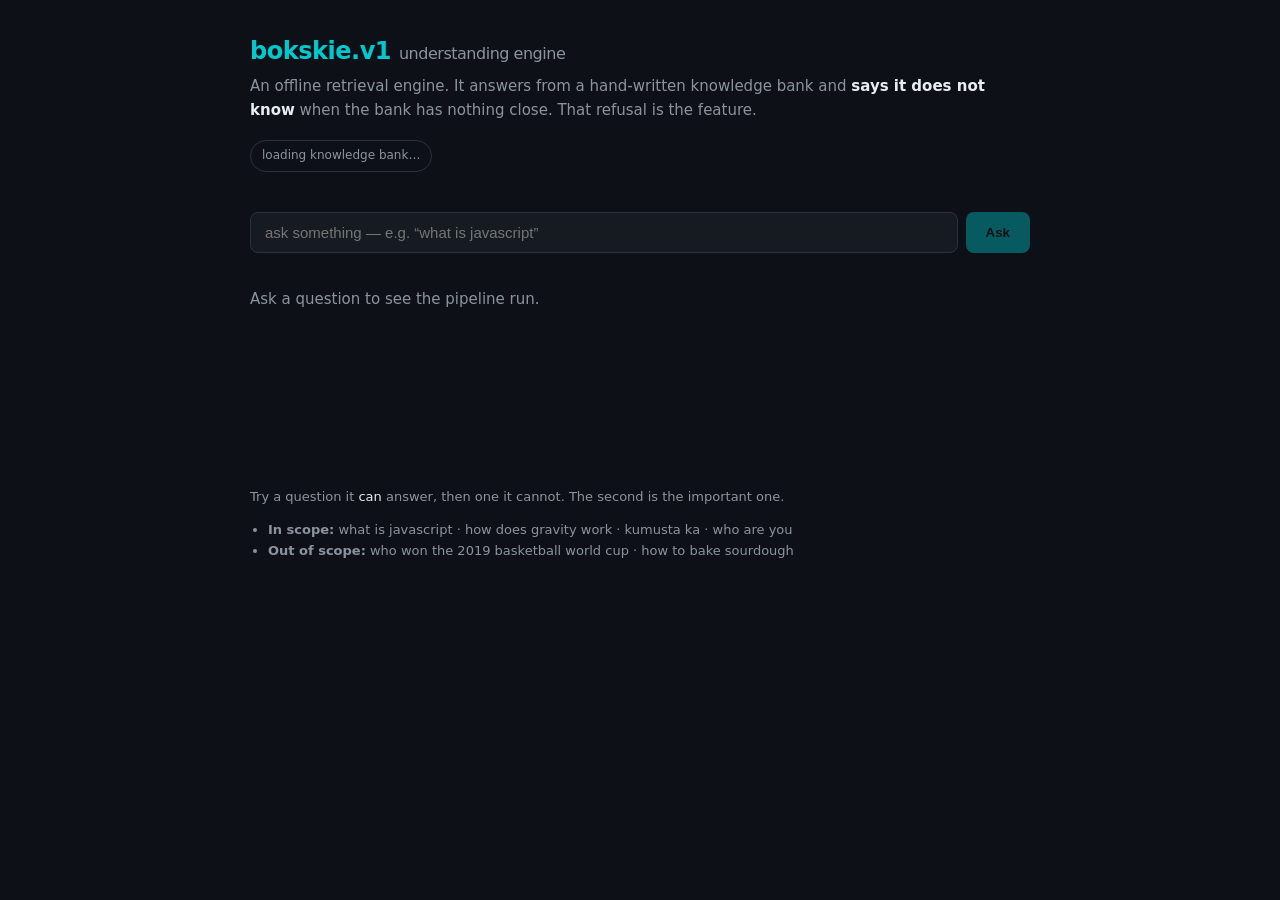
<file: bokskie-v1/app/index.html>
<!DOCTYPE html>
<html lang="en">
<head>
<meta charset="utf-8">
<meta name="viewport" content="width=device-width, initial-scale=1">
<title>bokskie.v1 · understanding engine</title>
<link rel="stylesheet" href="style.css">
</head>
<body>

<header>
  <h1>bokskie.v1 <span>understanding engine</span></h1>
  <p class="sub">
    An offline retrieval engine. It answers from a hand-written knowledge bank
    and <strong>says it does not know</strong> when the bank has nothing close.
    That refusal is the feature.
  </p>
  <div id="status" class="status">loading knowledge bank…</div>
</header>

<main>
  <div class="stats" id="stats"></div>

  <form id="form" autocomplete="off">
    <input id="q" placeholder="ask something — e.g. “what is javascript”" disabled>
    <button id="go" disabled>Ask</button>
  </form>

  <div class="chips" id="chips"></div>

  <section id="out" class="out">
    <p class="empty">Ask a question to see the pipeline run.</p>
  </section>
</main>

<footer>
  <p>
    Try a question it <em>can</em> answer, then one it cannot.
    The second is the important one.
  </p>
  <ul>
    <li><b>In scope:</b> what is javascript · how does gravity work · kumusta ka · who are you</li>
    <li><b>Out of scope:</b> who won the 2019 basketball world cup · how to bake sourdough</li>
  </ul>
</footer>

<!-- Plain script tags, in dependency order. No bundler, no build step. -->
<script src="../engine/tokenizer.js"></script>
<script src="../engine/synonyms.js"></script>
<script src="../engine/similarity.js"></script>
<script src="../engine/intent.js"></script>
<script src="../engine/context.js"></script>
<script src="../engine/kb.js"></script>
<script src="../engine/generator.js"></script>
<script src="../engine/index.js"></script>
<script src="app.js"></script>
</body>
</html>
</file>
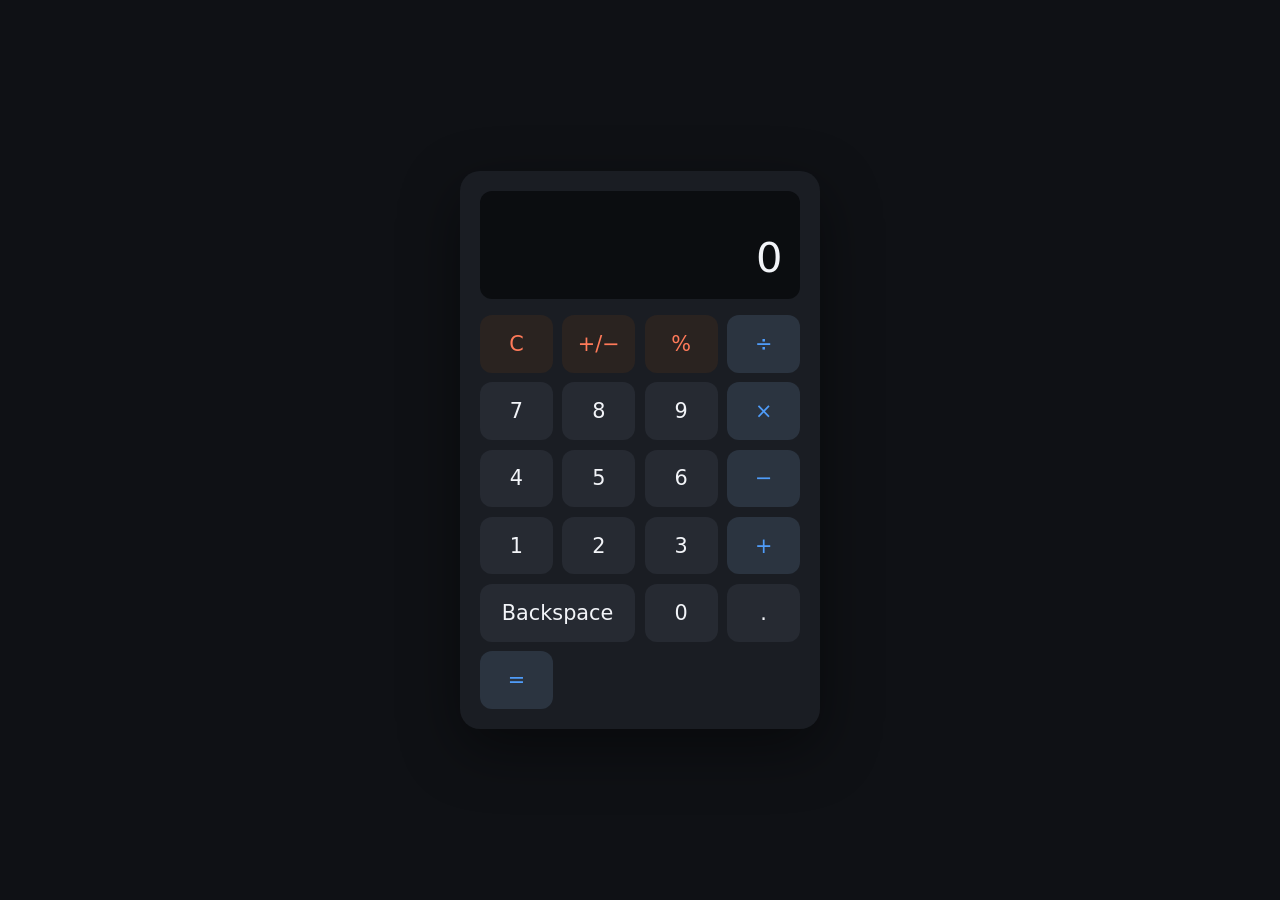
<file: bokskie-v1/tools/source-code/calculator/index.html>
<!DOCTYPE html>
<html lang="en">
<head>
  <meta charset="UTF-8">
  <meta name="viewport" content="width=device-width, initial-scale=1.0">
  <title>Calculator</title>
  <style>
    :root {
      --bg:    #0f1115;
      --panel: #1a1d23;
      --key:   #262a32;
      --key-2: #343944;
      --text:  #f2f4f8;
      --dim:   #8b93a1;
      --accent:#4f9cf9;
      --warn:  #ff7a59;
    }

    * { box-sizing: border-box; margin: 0; padding: 0; }

    body {
      min-height: 100vh;
      display: grid;
      place-items: center;
      background: var(--bg);
      color: var(--text);
      font-family: ui-sans-serif, system-ui, "Segoe UI", Roboto, sans-serif;
      padding: 1.5rem;
    }

    .calc {
      width: 100%;
      max-width: 360px;
      background: var(--panel);
      border-radius: 20px;
      padding: 1.25rem;
      box-shadow: 0 20px 60px rgba(0, 0, 0, .45);
    }

    /* ---- display ---- */
    .screen {
      background: #0b0d10;
      border-radius: 12px;
      padding: 1rem 1.1rem 1.1rem;
      margin-bottom: 1rem;
      text-align: right;
      min-height: 108px;
      display: flex;
      flex-direction: column;
      justify-content: flex-end;
      overflow: hidden;
    }
    .history {
      color: var(--dim);
      font-size: .85rem;
      min-height: 1.2em;
      white-space: nowrap;
      overflow: hidden;
      text-overflow: ellipsis;
      direction: rtl;              /* keep the tail of a long line visible */
    }
    .value {
      font-size: 2.6rem;
      font-weight: 300;
      line-height: 1.15;
      font-variant-numeric: tabular-nums;
      white-space: nowrap;
      overflow: hidden;
      text-overflow: ellipsis;
    }
    .value.too-long { font-size: 1.5rem; }
    .value.too-longer { font-size: 1rem; }

    /* ---- keypad ---- */
    .pad { display: grid; grid-template-columns: repeat(4, 1fr); gap: .6rem; }
    button {
      font: inherit;
      font-size: 1.3rem;
      color: var(--text);
      background: var(--key);
      border: 0;
      border-radius: 12px;
      padding: 1.05rem 0;
      cursor: pointer;
      user-select: none;
      transition: background .12s ease, transform .06s ease;
    }
    button:hover  { background: var(--key-2); }
    button:active { transform: scale(.96); }
    button:focus-visible { outline: 2px solid var(--accent); outline-offset: 2px; }
    button.op   { background: #2b3440; color: var(--accent); }
    button.fn   { background: #2a2320; color: var(--warn); }
    button.wide { grid-column: span 2; }
  </style>
</head>
<body>
  <main class="calc">
    <div class="screen">
      <div class="history" id="history">&nbsp;</div>
      <div class="value" id="value">0</div>
    </div>

    <div class="pad" id="pad">
      <button class="fn"  data-k="clear"  id="clear">C</button>
      <button class="fn"  data-k="sign">+/&minus;</button>
      <button class="fn"  data-k="percent">%</button>
      <button class="op"  data-k="/">&divide;</button>

      <button data-k="7">7</button>
      <button data-k="8">8</button>
      <button data-k="9">9</button>
      <button class="op" data-k="*">&times;</button>

      <button data-k="4">4</button>
      <button data-k="5">5</button>
      <button data-k="6">6</button>
      <button class="op" data-k="-">&minus;</button>

      <button data-k="1">1</button>
      <button data-k="2">2</button>
      <button data-k="3">3</button>
      <button class="op" data-k="+">+</button>

      <button class="wide" data-k="back">Backspace</button>
      <button data-k="0">0</button>
      <button data-k=".">.</button>
      <button class="op" data-k="=">=</button>
    </div>
  </main>

  <script>
    /* ---- state ----
       Four variables, which is all a calculator like this needs:
       what is typed, what is remembered, the operator waiting to be
       applied, and whether the next digit starts a fresh number. */
    var typed = "0";     // the number on screen
    var stored = null;   // the left-hand side of a pending operation
    var op = null;       // '+', '-', '*', '/'
    var fresh = true;    // true = the next digit replaces the screen

    var valueEl = document.getElementById("value");
    var historyEl = document.getElementById("history");

    function show() {
      valueEl.textContent = typed;
      /* Shrink the text rather than let a long number run out of the
         screen. Three steps is enough for anything a person can type
         into a calculator this size. */
      valueEl.className = "value" +
        (typed.length > 11 ? " too-longer" : typed.length > 8 ? " too-long" : "");
    }

    /* Divide by zero is the one case that is not a number, so it is
       handled rather than allowed through to produce Infinity. */
    function apply(a, b, operator) {
      if (operator === "+") return a + b;
      if (operator === "-") return a - b;
      if (operator === "*") return a * b;
      if (operator === "/") return b === 0 ? NaN : a / b;
      return b;
    }

    function format(n) {
      if (n !== n) return "Error";              // NaN, i.e. / 0
      if (!isFinite(n)) return "Error";
      /* Rounded to 10 places so floating point noise such as
         0.1 + 0.2 = 0.30000000000000004 does not reach the screen. */
      return String(Math.round(n * 1e10) / 1e10);
    }

    function input(key) {
      if (/^[0-9]$/.test(key)) {
        typed = (fresh || typed === "0") ? key : typed + key;
        fresh = false;
      } else if (key === ".") {
        if (fresh) { typed = "0."; fresh = false; }
        else if (typed.indexOf(".") === -1) typed += ".";
      } else if (key === "back") {
        if (!fresh) {
          typed = typed.length > 1 ? typed.slice(0, -1) : "0";
          if (typed === "0") fresh = true;
        }
      } else if (key === "clear") {
        typed = "0"; stored = null; op = null; fresh = true;
        historyEl.textContent = " ";
      } else if (key === "sign") {
        typed = typed.charAt(0) === "-" ? typed.slice(1) : "-" + typed;
      } else if (key === "percent") {
        typed = format(parseFloat(typed) / 100);
        fresh = true;
      } else if (key === "=") {
        if (op !== null && stored !== null) {
          historyEl.textContent = stored + " " + op + " " + typed + " =";
          typed = format(apply(stored, parseFloat(typed), op));
          stored = null; op = null; fresh = true;
        }
      } else {
        /* An operator: finish any operation already in progress, then
           remember this one. That chaining rule is what lets
           2 + 3 * 4 be evaluated left to right the way the buttons
           were pressed, instead of jumping to a hidden precedence. */
        if (op !== null && stored !== null && !fresh) {
          typed = format(apply(stored, parseFloat(typed), op));
        }
        stored = parseFloat(typed);
        op = key;
        fresh = true;
        historyEl.textContent = stored + " " + op;
      }
      show();
    }

    /* Delegation: one listener on the pad rather than 20 on the
       buttons. The keypad is rebuilt by nothing, but if it ever were,
       this would keep working. */
    document.getElementById("pad").addEventListener("click", function (event) {
      var key = event.target.getAttribute("data-k");
      if (key) input(key);
    });

    /* The keyboard works too, which is the difference between a
       calculator and a demonstration of a calculator. */
    var KEYS = { "/": "/", "*": "*", "-": "-", "+": "+", "Enter": "=", "=": "=",
                 "Backspace": "back", "Escape": "clear", "c": "clear",
                 "%": "percent" };
    document.addEventListener("keydown", function (event) {
      var k = event.key;
      if (/^[0-9.]$/.test(k)) { input(k); event.preventDefault(); }
      else if (KEYS[k]) { input(KEYS[k]); event.preventDefault(); }
    });

    show();
  </script>
</body>
</html>
</file>
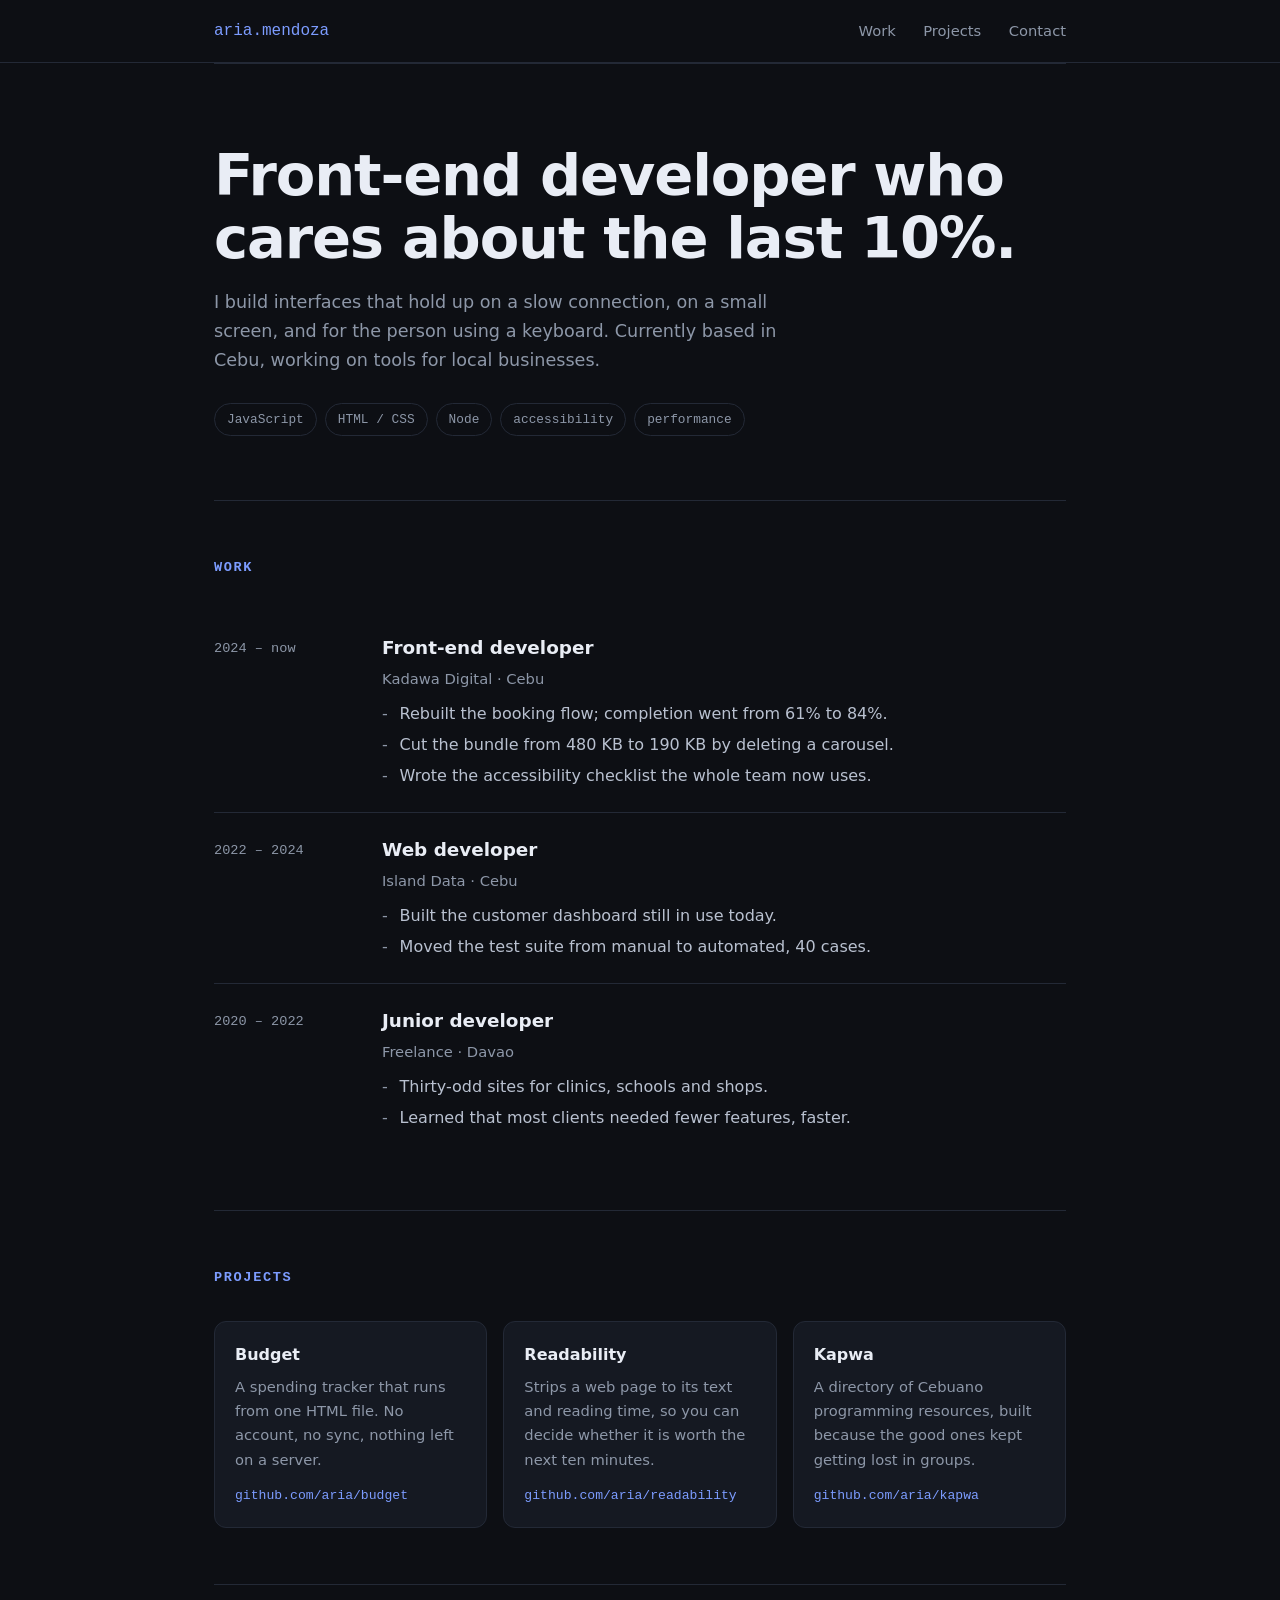
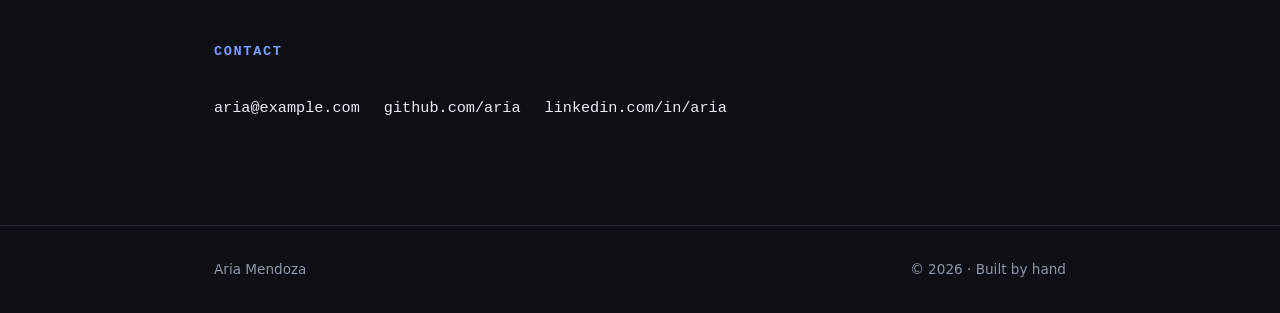
<file: bokskie-v1/tools/source-code/portfolio/index.html>
<!DOCTYPE html>
<html lang="en">
<head>
  <meta charset="UTF-8">
  <meta name="viewport" content="width=device-width, initial-scale=1.0">
  <title>Aria Mendoza - Portfolio</title>
  <style>
    :root {
      --bg: #0d0f14;
      --panel: #151922;
      --line: #232936;
      --ink: #e9edf5;
      --dim: #8d97a8;
      --brand: #7c9cff;
      --mono: ui-monospace, SFMono-Regular, "SF Mono", Menlo, Consolas, monospace;
      --sans: ui-sans-serif, system-ui, "Segoe UI", Roboto, sans-serif;
    }

    * { box-sizing: border-box; margin: 0; padding: 0; }

    html { scroll-behavior: smooth; }
    @media (prefers-reduced-motion: reduce) {
      html { scroll-behavior: auto; }
    }

    body {
      background: var(--bg);
      color: var(--ink);
      font-family: var(--sans);
      line-height: 1.65;
    }

    .wrap { max-width: 900px; margin: 0 auto; padding: 0 1.5rem; }

    /* ---- header ---- */
    header { border-bottom: 1px solid var(--line); }
    nav { display: flex; align-items: center; justify-content: space-between;
          padding: 1.1rem 0; }
    .logo { font-family: var(--mono); color: var(--brand); }
    nav a { color: var(--dim); text-decoration: none; font-size: .92rem;
            margin-left: 1.4rem; }
    nav a:hover { color: var(--ink); }

    /* ---- hero ---- */
    .hero { padding: 5rem 0 4rem; }
    .hero h1 { font-size: clamp(2.2rem, 7vw, 3.6rem); line-height: 1.1;
               letter-spacing: -.02em; }
    .hero p { color: var(--dim); max-width: 52ch; margin-top: 1.1rem;
              font-size: 1.1rem; }
    .tags { display: flex; flex-wrap: wrap; gap: .5rem; margin-top: 1.75rem; }
    .tag { font-family: var(--mono); font-size: .8rem; color: var(--dim);
           border: 1px solid var(--line); border-radius: 999px; padding: .3rem .75rem; }

    section { padding: 3.5rem 0; border-top: 1px solid var(--line); }
    h2 { font-family: var(--mono); font-size: .85rem; letter-spacing: .12em;
         text-transform: uppercase; color: var(--brand); margin-bottom: 2rem; }

    /* ---- work ---- */
    .job { display: grid; grid-template-columns: 9rem 1fr; gap: 1.5rem;
           padding: 1.4rem 0; border-bottom: 1px solid var(--line); }
    .job:last-child { border-bottom: 0; }
    .when { font-family: var(--mono); font-size: .85rem; color: var(--dim);
            padding-top: .3rem; }
    .job h3 { font-size: 1.15rem; font-weight: 600; }
    .job .where { color: var(--dim); font-size: .92rem; margin: .2rem 0 .6rem; }
    .job ul { list-style: none; color: #b9c1d0; }
    .job li { position: relative; padding-left: 1.1rem; margin-top: .3rem; }
    .job li::before { content: "-"; position: absolute; left: 0; color: var(--dim); }

    /* ---- projects ---- */
    .cards { display: grid; gap: 1rem;
             grid-template-columns: repeat(auto-fit, minmax(250px, 1fr)); }
    .card { background: var(--panel); border: 1px solid var(--line);
            border-radius: 12px; padding: 1.25rem; }
    .card h3 { font-size: 1rem; margin-bottom: .4rem; }
    .card p { color: var(--dim); font-size: .92rem; }
    .card a { color: var(--brand); font-family: var(--mono); font-size: .82rem;
              text-decoration: none; display: inline-block; margin-top: .8rem; }
    .card a:hover { text-decoration: underline; }

    /* ---- contact ---- */
    .links { display: flex; flex-wrap: wrap; gap: 1.5rem; }
    .links a { color: var(--ink); text-decoration: none; font-family: var(--mono);
               font-size: .95rem; }
    .links a:hover { color: var(--brand); }

    footer { border-top: 1px solid var(--line); color: var(--dim);
             font-size: .85rem; padding: 2rem 0; margin-top: 3rem; }
    footer .wrap { display: flex; justify-content: space-between; flex-wrap: wrap;
                   gap: .5rem; }

    @media (max-width: 640px) {
      .job { grid-template-columns: 1fr; gap: .4rem; }
      nav a { margin-left: .9rem; }
    }
  </style>
</head>
<body>
  <header>
    <div class="wrap">
      <nav>
        <span class="logo">aria.mendoza</span>
        <span>
          <a href="#work">Work</a>
          <a href="#projects">Projects</a>
          <a href="#contact">Contact</a>
        </span>
      </nav>
    </div>
  </header>

  <main>
    <div class="wrap">
      <section class="hero">
        <h1>Front-end developer who<br>cares about the last 10%.</h1>
        <p>I build interfaces that hold up on a slow connection, on a
           small screen, and for the person using a keyboard. Currently
           based in Cebu, working on tools for local businesses.</p>
        <div class="tags">
          <span class="tag">JavaScript</span>
          <span class="tag">HTML / CSS</span>
          <span class="tag">Node</span>
          <span class="tag">accessibility</span>
          <span class="tag">performance</span>
        </div>
      </section>

      <section id="work">
        <h2>Work</h2>

        <div class="job">
          <div class="when">2024 &ndash; now</div>
          <div>
            <h3>Front-end developer</h3>
            <p class="where">Kadawa Digital &middot; Cebu</p>
            <ul>
              <li>Rebuilt the booking flow; completion went from 61% to 84%.</li>
              <li>Cut the bundle from 480 KB to 190 KB by deleting a carousel.</li>
              <li>Wrote the accessibility checklist the whole team now uses.</li>
            </ul>
          </div>
        </div>

        <div class="job">
          <div class="when">2022 &ndash; 2024</div>
          <div>
            <h3>Web developer</h3>
            <p class="where">Island Data &middot; Cebu</p>
            <ul>
              <li>Built the customer dashboard still in use today.</li>
              <li>Moved the test suite from manual to automated, 40 cases.</li>
            </ul>
          </div>
        </div>

        <div class="job">
          <div class="when">2020 &ndash; 2022</div>
          <div>
            <h3>Junior developer</h3>
            <p class="where">Freelance &middot; Davao</p>
            <ul>
              <li>Thirty-odd sites for clinics, schools and shops.</li>
              <li>Learned that most clients needed fewer features, faster.</li>
            </ul>
          </div>
        </div>
      </section>

      <section id="projects">
        <h2>Projects</h2>
        <div class="cards">
          <div class="card">
            <h3>Budget</h3>
            <p>A spending tracker that runs from one HTML file. No
               account, no sync, nothing left on a server.</p>
            <a href="#">github.com/aria/budget</a>
          </div>
          <div class="card">
            <h3>Readability</h3>
            <p>Strips a web page to its text and reading time, so you
               can decide whether it is worth the next ten minutes.</p>
            <a href="#">github.com/aria/readability</a>
          </div>
          <div class="card">
            <h3>Kapwa</h3>
            <p>A directory of Cebuano programming resources, built
               because the good ones kept getting lost in groups.</p>
            <a href="#">github.com/aria/kapwa</a>
          </div>
        </div>
      </section>

      <section id="contact">
        <h2>Contact</h2>
        <div class="links">
          <a href="mailto:aria@example.com">aria@example.com</a>
          <a href="#">github.com/aria</a>
          <a href="#">linkedin.com/in/aria</a>
        </div>
      </section>
    </div>
  </main>

  <footer>
    <div class="wrap">
      <span>Aria Mendoza</span>
      <span>&copy; <span id="year"></span> &middot; Built by hand</span>
    </div>
  </footer>

  <script>
    document.getElementById('year').textContent = new Date().getFullYear();
  </script>
</body>
</html>
</file>
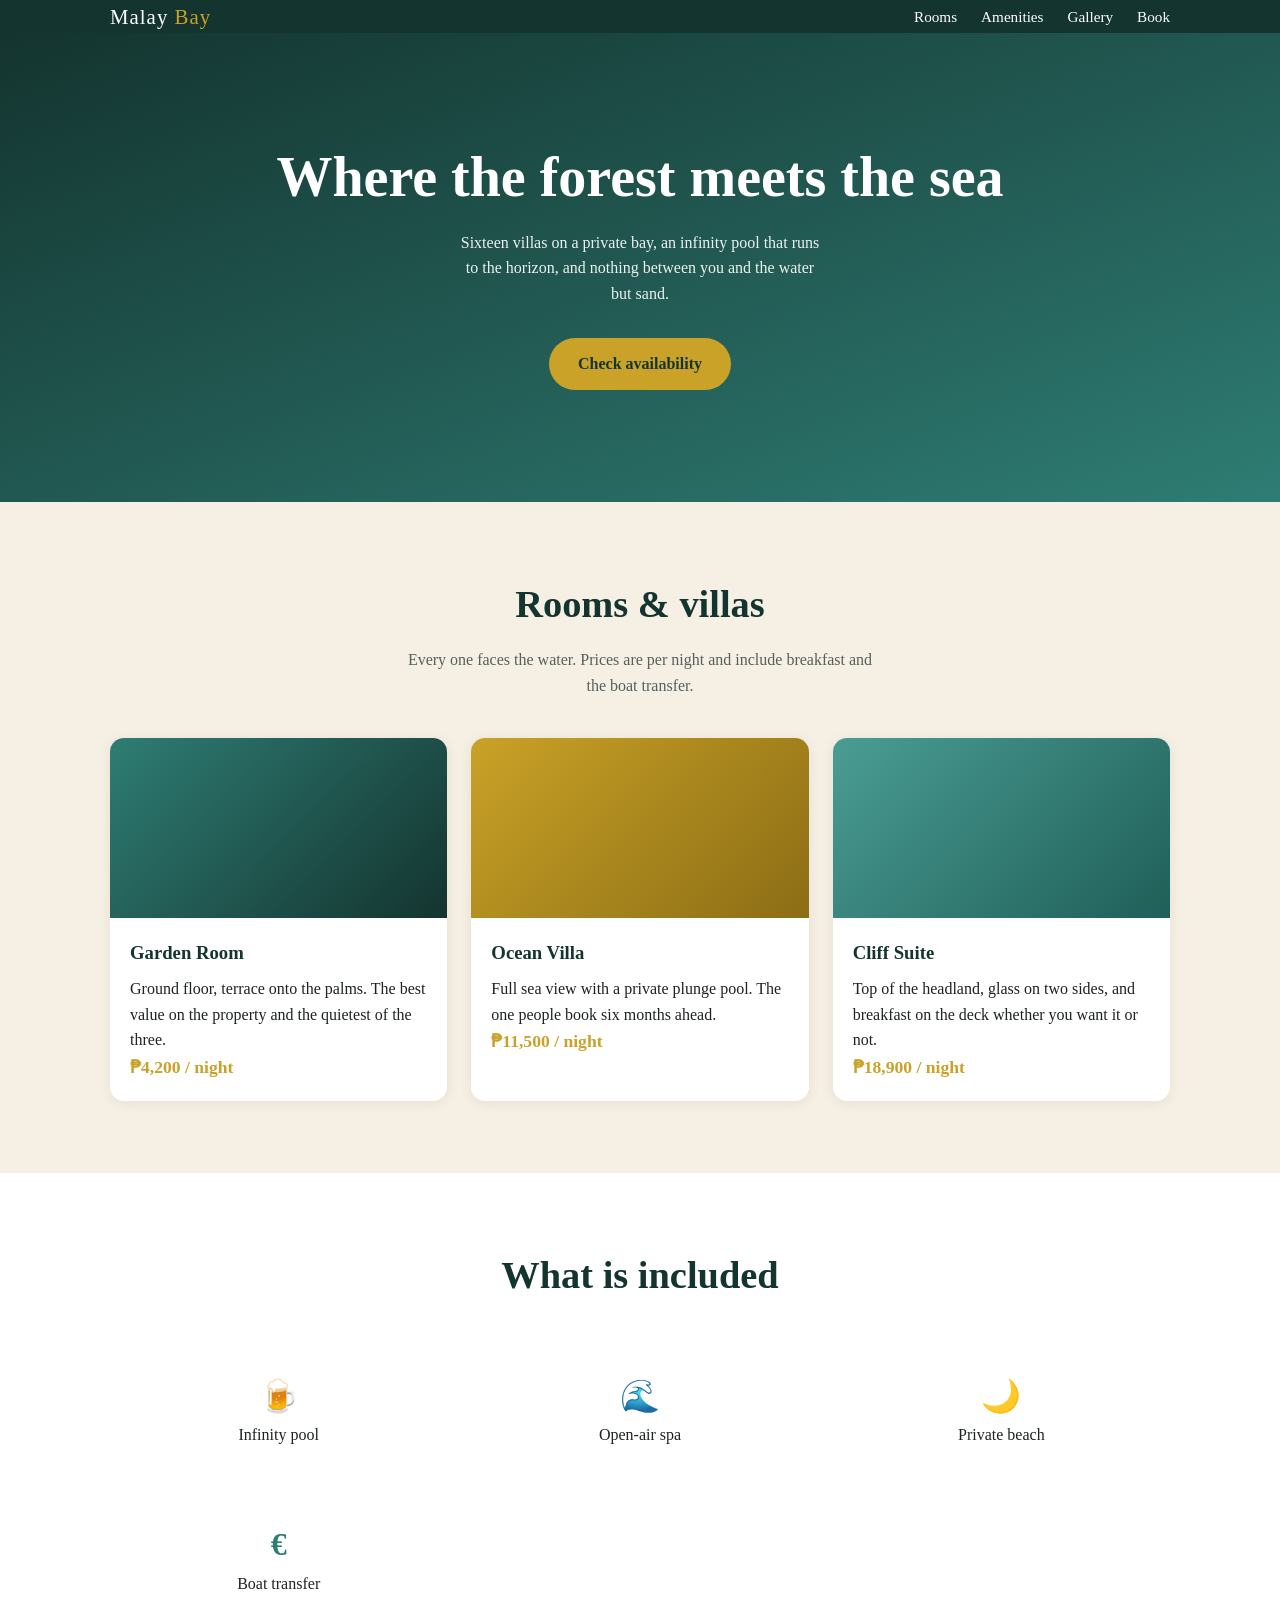
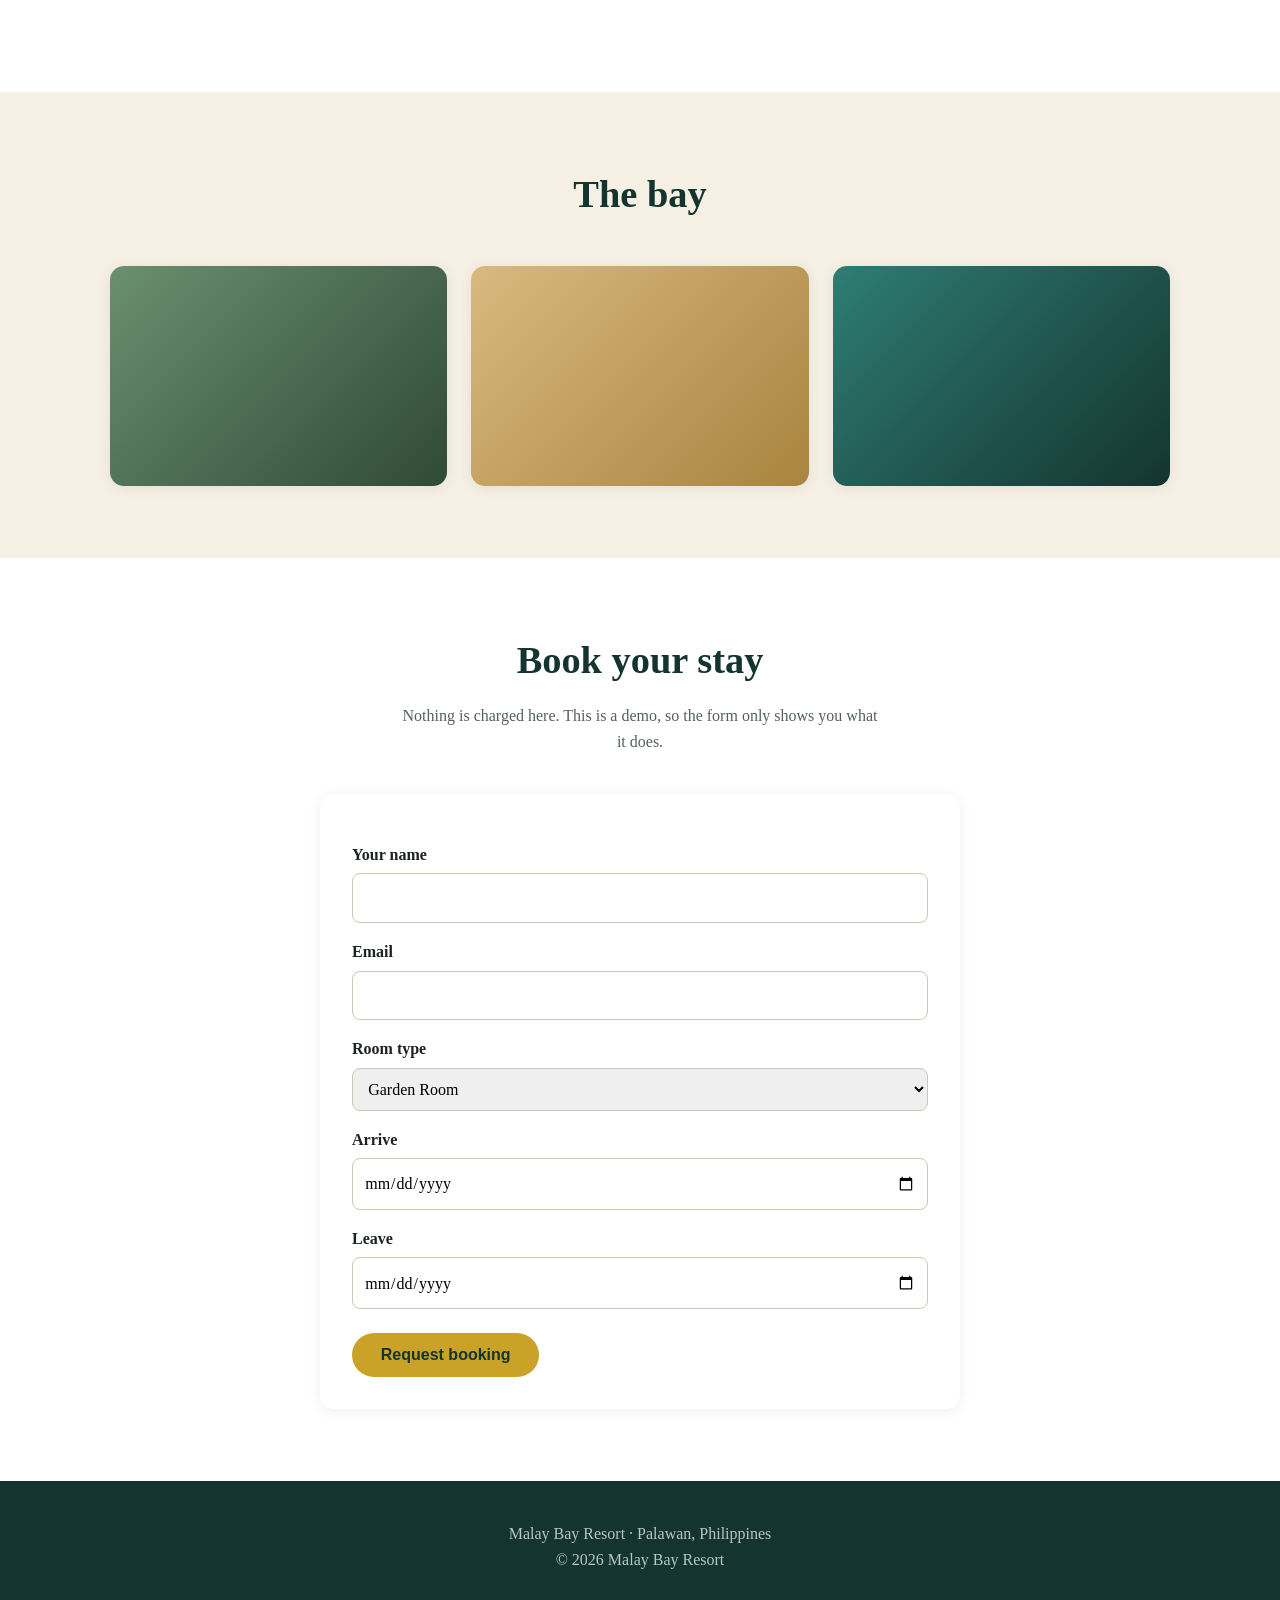
<file: bokskie-v1/tools/source-code/resort/index.html>
<!DOCTYPE html>
<html lang="en">
<head>
  <meta charset="UTF-8">
  <meta name="viewport" content="width=device-width, initial-scale=1.0">
  <title>Malay Bay Resort</title>
  <style>
    /* ---- the whole design lives in these six lines ---- */
    :root {
      --sand:  #f5efe4;
      --deep:  #14342f;
      --sea:   #2e7d74;
      --gold:  #c9a227;
      --ink:   #1d2321;
      --paper: #ffffff;
    }

    * { box-sizing: border-box; margin: 0; padding: 0; }

    body {
      font-family: Georgia, 'Times New Roman', serif;
      color: var(--ink);
      line-height: 1.6;
      background: var(--sand);
    }

    .wrap { max-width: 1100px; margin: 0 auto; padding: 0 1.25rem; }

    /* ---- header ---- */
    header {
      background: var(--deep);
      color: var(--paper);
      position: sticky;
      top: 0;
      z-index: 10;
    }
    nav {
      display: flex;
      align-items: center;
      justify-content: space-between;
      padding: 1rem 0;
      flex-wrap: wrap;
    }
    .brand { font-size: 1.3rem; letter-spacing: .05em; }
    .brand span { color: var(--gold); }

    .nav-links { display: flex; gap: 1.5rem; list-style: none; }
    .nav-links a { color: var(--paper); text-decoration: none; font-size: .95rem; }
    .nav-links a:hover { color: var(--gold); }

    /* The menu button is a hidden checkbox, so the mobile menu needs
       no JavaScript at all. */
    #nav-toggle { position: absolute; opacity: 0; }
    #nav-toggle:focus-visible + label { outline: 2px solid var(--gold); }
    label.menu {
      display: none;
      cursor: pointer;
      font-size: 1.4rem;
      color: var(--paper);
      padding: .25rem .5rem;
    }

    @media (max-width: 700px) {
      label.menu { display: block; }
      .nav-links {
        display: none;
        width: 100%;
        flex-direction: column;
        gap: .75rem;
        padding-bottom: 1rem;
      }
      #nav-toggle:checked ~ .nav-links { display: flex; }
    }

    /* ---- hero ---- */
    .hero {
      background: linear-gradient(160deg, var(--deep) 0%, var(--sea) 100%);
      color: var(--paper);
      text-align: center;
      padding: 7rem 1.25rem;
    }
    .hero h1 { font-size: clamp(2rem, 6vw, 3.5rem); line-height: 1.15; }
    .hero p { max-width: 46ch; margin: 1.25rem auto 2rem; opacity: .92; }

    .btn {
      display: inline-block;
      background: var(--gold);
      color: var(--deep);
      padding: .8rem 1.8rem;
      border-radius: 999px;
      text-decoration: none;
      font-weight: bold;
      border: 0;
      cursor: pointer;
      font-size: 1rem;
    }
    .btn:hover { filter: brightness(1.08); }

    /* ---- sections ---- */
    section { padding: 4.5rem 0; }
    section:nth-of-type(even) { background: var(--paper); }
    .head { text-align: center; max-width: 60ch; margin: 0 auto 2.5rem; }
    .head h2 { font-size: clamp(1.6rem, 4vw, 2.4rem); color: var(--deep); }
    .head p { margin-top: .75rem; color: #55605c; }

    /* auto-fit is the whole responsive story: cards wrap into as many
       columns as fit, with no media query. */
    .grid {
      display: grid;
      grid-template-columns: repeat(auto-fit, minmax(260px, 1fr));
      gap: 1.5rem;
    }
    .card {
      background: var(--paper);
      border-radius: 14px;
      overflow: hidden;
      box-shadow: 0 2px 14px rgba(0,0,0,.07);
    }
    section:nth-of-type(even) .card { border: 1px solid #e6ded0; }

    /* stand-in images, so nothing external can go missing */
    .photo { height: 180px; }
    .p1 { background: linear-gradient(135deg, #2e7d74, #14342f); }
    .p2 { background: linear-gradient(135deg, #c9a227, #8c6d15); }
    .p3 { background: linear-gradient(135deg, #4a9d94, #1f5f58); }
    .p4 { background: linear-gradient(135deg, #6b8f71, #2f4a35); }
    .p5 { background: linear-gradient(135deg, #d9b980, #a8843f); }

    .card-body { padding: 1.25rem; }
    .card h3 { color: var(--deep); margin-bottom: .5rem; }
    .price { color: var(--gold); font-weight: bold; font-size: 1.1rem; }

    .amenity { text-align: center; padding: 1.5rem 1rem; }
    .amenity b { display: block; font-size: 2rem; color: var(--sea); }

    /* ---- booking form ---- */
    form {
      background: var(--paper);
      padding: 2rem;
      border-radius: 14px;
      max-width: 640px;
      margin: 0 auto;
      box-shadow: 0 2px 14px rgba(0,0,0,.07);
    }
    label { display: block; font-weight: bold; margin-top: 1rem; }
    input, select {
      width: 100%;
      padding: .7rem;
      border: 1px solid #cfc6b4;
      border-radius: 8px;
      font: inherit;
      margin-top: .35rem;
    }
    input:focus, select:focus {
      outline: 2px solid var(--sea);
      border-color: var(--sea);
    }
    .err { color: #a1281f; font-size: .85rem; margin-top: .25rem; }
    #out {
      margin-top: 1.25rem;
      padding: 1rem;
      border-radius: 8px;
      background: #e6f2ef;
      border-left: 4px solid var(--sea);
      display: none;
    }
    #out.show { display: block; }

    footer {
      background: var(--deep);
      color: #b9c6c2;
      text-align: center;
      padding: 2.5rem 1.25rem;
    }
  </style>
</head>
<body>

  <header>
    <nav class="wrap">
      <div class="brand">Malay <span>Bay</span></div>
      <input type="checkbox" id="nav-toggle">
      <label for="nav-toggle" class="menu">&#9776;</label>
      <ul class="nav-links">
        <li><a href="#rooms">Rooms</a></li>
        <li><a href="#amenities">Amenities</a></li>
        <li><a href="#gallery">Gallery</a></li>
        <li><a href="#book">Book</a></li>
      </ul>
    </nav>
  </header>

  <div class="hero">
    <h1>Where the forest meets the sea</h1>
    <p>Sixteen villas on a private bay, an infinity pool that runs to
       the horizon, and nothing between you and the water but sand.</p>
    <a class="btn" href="#book">Check availability</a>
  </div>

  <section id="rooms">
    <div class="wrap">
      <div class="head">
        <h2>Rooms &amp; villas</h2>
        <p>Every one faces the water. Prices are per night and include
           breakfast and the boat transfer.</p>
      </div>
      <div class="grid">
        <article class="card">
          <div class="photo p1"></div>
          <div class="card-body">
            <h3>Garden Room</h3>
            <p>Ground floor, terrace onto the palms. The best value on
               the property and the quietest of the three.</p>
            <p class="price">&#8369;4,200 / night</p>
          </div>
        </article>
        <article class="card">
          <div class="photo p2"></div>
          <div class="card-body">
            <h3>Ocean Villa</h3>
            <p>Full sea view with a private plunge pool. The one people
               book six months ahead.</p>
            <p class="price">&#8369;11,500 / night</p>
          </div>
        </article>
        <article class="card">
          <div class="photo p3"></div>
          <div class="card-body">
            <h3>Cliff Suite</h3>
            <p>Top of the headland, glass on two sides, and breakfast on
               the deck whether you want it or not.</p>
            <p class="price">&#8369;18,900 / night</p>
          </div>
        </article>
      </div>
    </div>
  </section>

  <section id="amenities">
    <div class="wrap">
      <div class="head"><h2>What is included</h2></div>
      <div class="grid">
        <div class="amenity"><b>&#127866;</b>Infinity pool</div>
        <div class="amenity"><b>&#127754;</b>Open-air spa</div>
        <div class="amenity"><b>&#127769;</b>Private beach</div>
        <div class="amenity"><b>&#128;</b>Boat transfer</div>
      </div>
    </div>
  </section>

  <section id="gallery">
    <div class="wrap">
      <div class="head"><h2>The bay</h2></div>
      <div class="grid">
        <div class="card"><div class="photo p4" style="height:220px"></div></div>
        <div class="card"><div class="photo p5" style="height:220px"></div></div>
        <div class="card"><div class="photo p1" style="height:220px"></div></div>
      </div>
    </div>
  </section>


  <section id="book">
    <div class="wrap">
      <div class="head">
        <h2>Book your stay</h2>
        <p>Nothing is charged here. This is a demo, so the form only
           shows you what it does.</p>
      </div>
      <form id="book-form" novalidate>
        <label for="name">Your name</label>
        <input id="name" name="name" type="text" autocomplete="name">
        <div class="err" id="err-name"></div>

        <label for="email">Email</label>
        <input id="email" name="email" type="email" autocomplete="email">
        <div class="err" id="err-email"></div>

        <label for="room">Room type</label>
        <select id="room" name="room">
          <option>Garden Room</option>
          <option>Ocean Villa</option>
          <option>Cliff Suite</option>
        </select>

        <label for="checkin">Arrive</label>
        <input id="checkin" name="checkin" type="date">

        <label for="checkout">Leave</label>
        <input id="checkout" name="checkout" type="date">
        <div class="err" id="err-dates"></div>

        <p style="margin-top:1.5rem">
          <button class="btn" type="submit">Request booking</button>
        </p>
        <div id="out" role="status"></div>
      </form>
    </div>
  </section>

  <footer>
    <p>Malay Bay Resort &middot; Palawan, Philippines</p>
    <p>&copy; <span id="year"></span> Malay Bay Resort</p>
  </footer>

  <script>
    // The footer year, so it never goes stale.
    document.getElementById('year').textContent = new Date().getFullYear();

    var form = document.getElementById('book-form');
    var out  = document.getElementById('out');

    // Reads 'YYYY-MM-DD' and writes it the way a person writes a date.
    function pretty(iso) {
      if (!iso) return '';
      var d = new Date(iso + 'T00:00:00');
      if (isNaN(d.getTime())) return iso;
      return d.toLocaleDateString('en-PH',
             { day: 'numeric', month: 'long', year: 'numeric' });
    }

    function setError(field, message) {
      document.getElementById('err-' + field).textContent = message;
    }

    form.addEventListener('submit', function (event) {
      // Stops the page reloading, so the reader does not lose their place.
      event.preventDefault();

      // One object holding every named field in the form.
      var data = new FormData(form);
      var name  = String(data.get('name') || '').trim();
      var email = String(data.get('email') || '').trim();
      var checkIn  = data.get('checkin')  || '';
      var checkOut = data.get('checkout') || '';
      var ok = true;

      setError('name', '');
      setError('email', '');
      setError('dates', '');

      if (name.length < 2) {
        setError('name', 'Please tell me your name.');
        ok = false;
      }

      // The simple test: something, an @, something, a dot, something.
      if (!/^[^@\s]+@[^@\s]+\.[^@\s]+$/.test(email)) {
        setError('email', 'That email does not look complete.');
        ok = false;
      }

      if (!checkIn || !checkOut) {
        setError('dates', 'Pick both dates.');
        ok = false;
      } else if (new Date(checkOut) <= new Date(checkIn)) {
        setError('dates', 'Leaving has to be after arriving.');
        ok = false;
      }

      if (!ok) return;

      // Replace this block when you connect a real booking service:
      // send the FormData to your endpoint instead of showing a
      // confirmation on the page.
      out.className = 'show';
      out.textContent =
        'Thanks ' + name + ' - your request for the ' + data.get('room') +
        ' from ' + pretty(checkIn) + ' to ' + pretty(checkOut) +
        ' is noted. We reply to ' + email + ' within the day.';
    });
  </script>
</body>
</html>
</file>
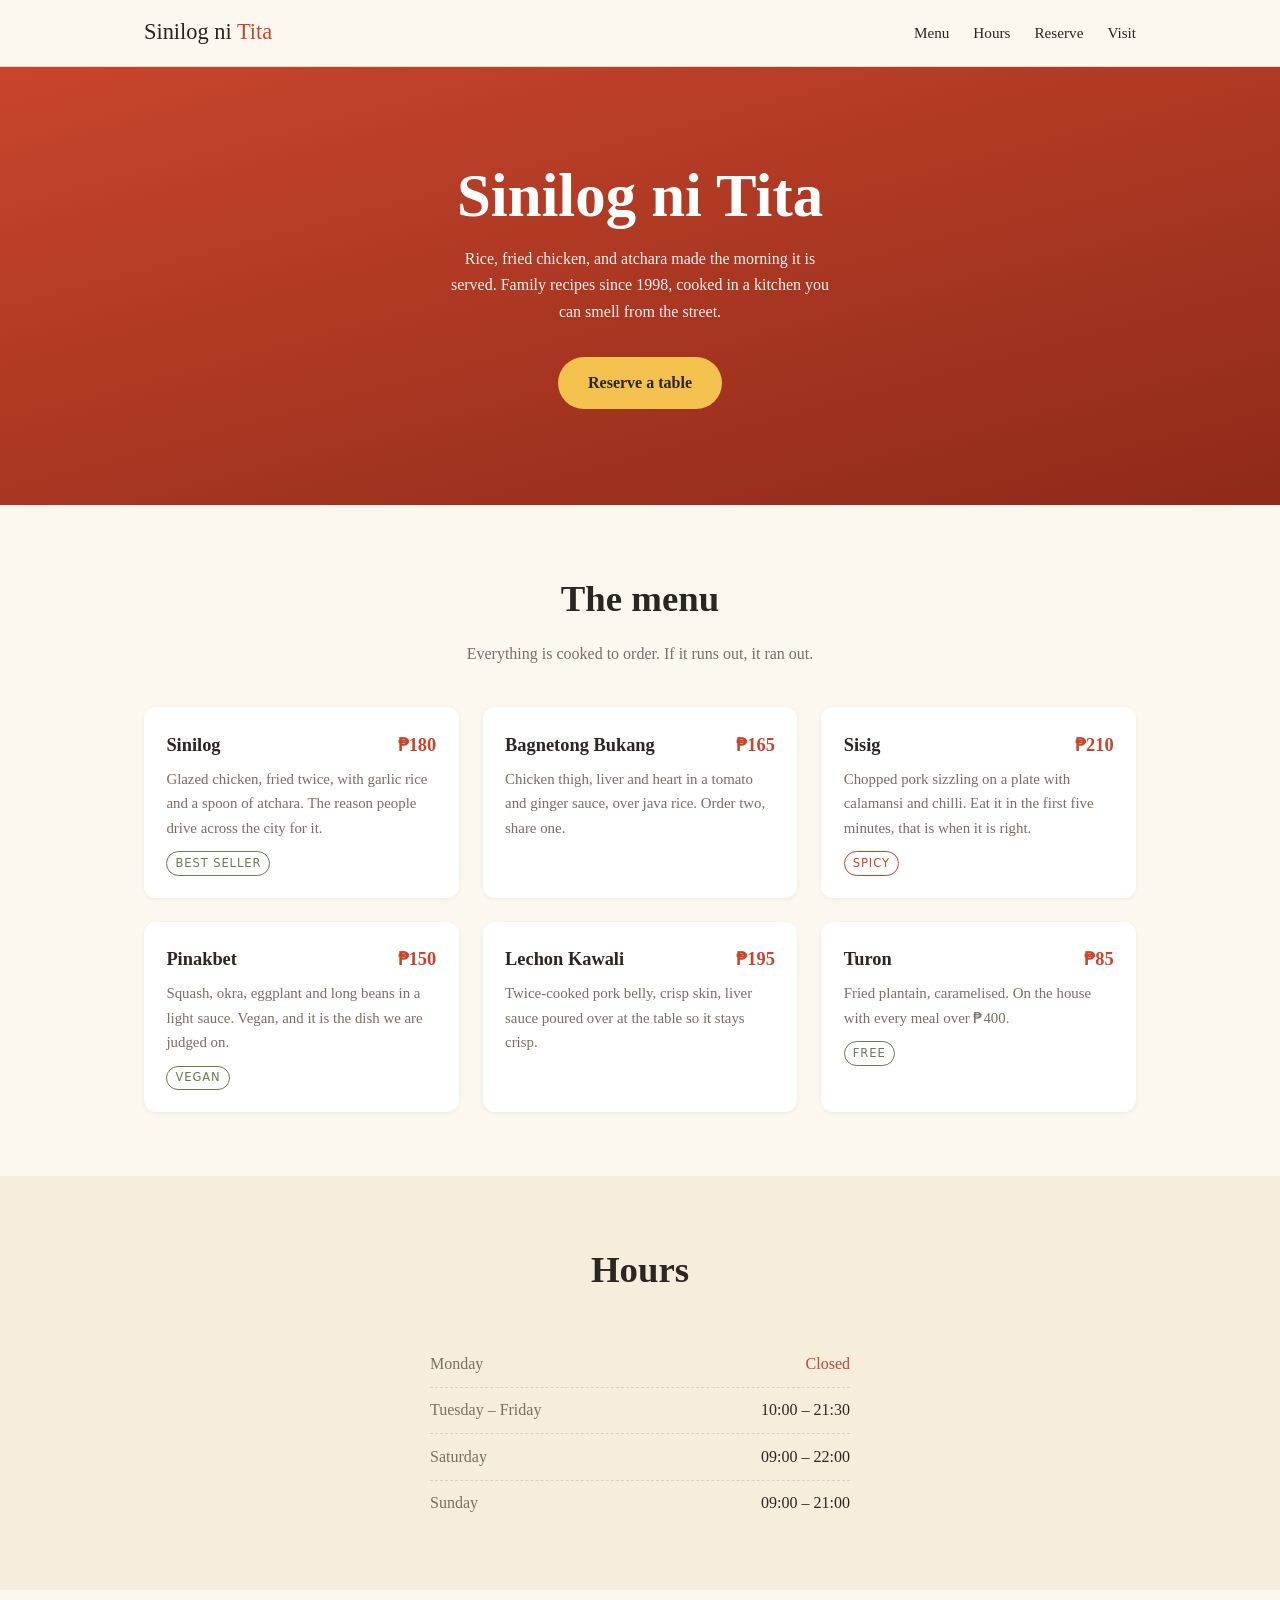
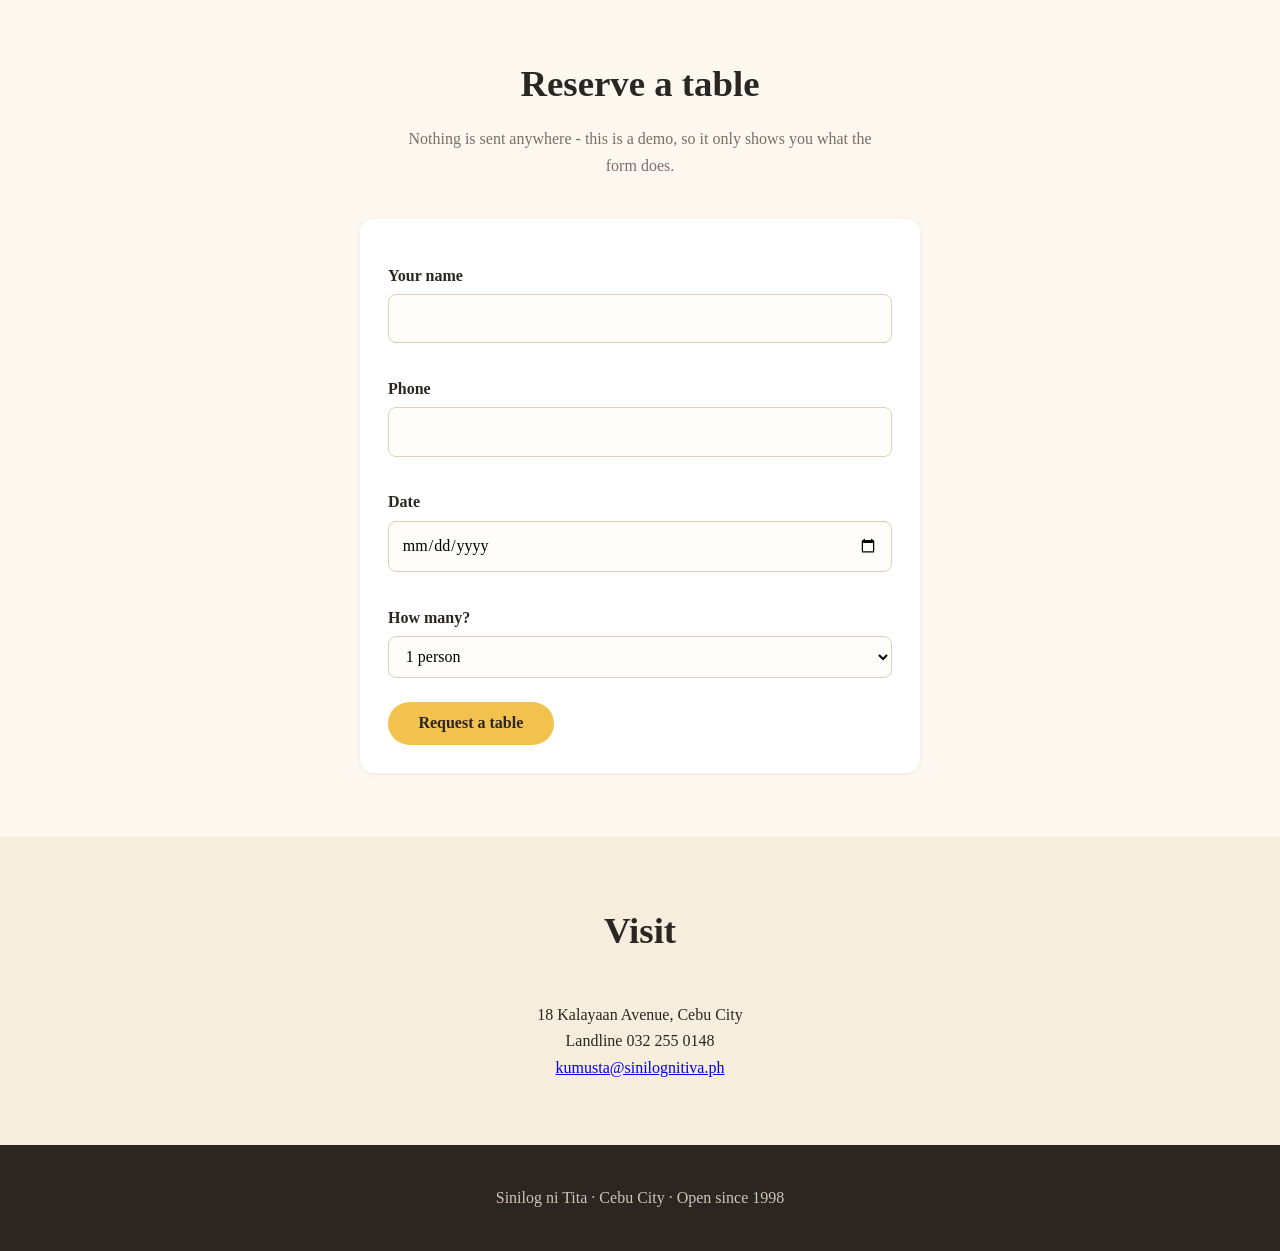
<file: bokskie-v1/tools/source-code/restaurant/index.html>
<!DOCTYPE html>
<html lang="en">
<head>
  <meta charset="UTF-8">
  <meta name="viewport" content="width=device-width, initial-scale=1.0">
  <title>Sinilog ni Tita &middot; Restaurant</title>
  <style>
    :root {
      --cream:  #fdf8ef;
      --tomato: #c8452c;
      --char:   #2b2622;
      --olive:  #6b7a4f;
      --butter: #f2c14e;
      --muted:  #7a6f64;
    }

    * { box-sizing: border-box; margin: 0; padding: 0; }

    body {
      background: var(--cream);
      color: var(--char);
      font-family: Georgia, "Times New Roman", serif;
      line-height: 1.65;
    }

    .wrap { max-width: 1040px; margin: 0 auto; padding: 0 1.5rem; }

    /* ---- header ---- */
    header {
      position: sticky; top: 0; z-index: 10;
      background: var(--cream);
      border-bottom: 1px solid #e8dcc9;
    }
    nav { display: flex; align-items: center; justify-content: space-between;
          padding: .9rem 0; }
    .mark { font-size: 1.4rem; }
    .mark em { color: var(--tomato); font-style: normal; }
    .nav-links { display: flex; gap: 1.5rem; list-style: none; }
    .nav-links a { color: var(--char); text-decoration: none; font-size: .95rem; }
    .nav-links a:hover { color: var(--tomato); }

    #nav-toggle { position: absolute; opacity: 0; }
    #nav-toggle:focus-visible + label { outline: 2px solid var(--tomato); }
    label.menu { display: none; cursor: pointer; font-size: 1.5rem; padding: 0 .4rem; }
    @media (max-width: 640px) {
      label.menu { display: block; }
      .nav-links { display: none; width: 100%; flex-direction: column;
                   gap: .6rem; padding-bottom: .9rem; }
      #nav-toggle:checked ~ .nav-links { display: flex; }
    }

    /* ---- hero ---- */
    .hero {
      background: linear-gradient(165deg, var(--tomato) 0%, #8e2a19 100%);
      color: #fff; text-align: center; padding: 6rem 1.5rem;
    }
    .hero h1 { font-size: clamp(2.2rem, 7vw, 3.8rem); line-height: 1.08; }
    .hero p { max-width: 48ch; margin: 1.1rem auto 2rem; opacity: .94; }
    .btn { display: inline-block; background: var(--butter); color: var(--char);
           padding: .8rem 1.9rem; border-radius: 999px; text-decoration: none;
           font-weight: bold; border: 0; cursor: pointer; font-size: 1rem;
           font-family: inherit; }
    .btn:hover { filter: brightness(1.07); }

    /* ---- sections ---- */
    section { padding: 4rem 0; }
    section:nth-of-type(even) { background: #f6eddd; }
    .head { text-align: center; max-width: 58ch; margin: 0 auto 2.5rem; }
    .head h2 { font-size: clamp(1.6rem, 4vw, 2.3rem); }
    .head p { color: var(--muted); margin-top: .7rem; }

    .grid { display: grid; gap: 1.5rem;
            grid-template-columns: repeat(auto-fit, minmax(250px, 1fr)); }

    .dish { background: #fff; border-radius: 12px; padding: 1.4rem;
            box-shadow: 0 1px 4px rgba(60, 40, 20, .08); }
    .dish h3 { display: flex; justify-content: space-between; align-items: baseline;
               gap: 1rem; font-size: 1.15rem; }
    .dish .price { color: var(--tomato); font-weight: bold; white-space: nowrap; }
    .dish p { color: var(--muted); font-size: .93rem; margin-top: .4rem; }
    .tag { display: inline-block; font-size: .72rem; font-family: ui-sans-serif, system-ui, sans-serif;
           text-transform: uppercase; letter-spacing: .08em; color: var(--olive);
           border: 1px solid currentColor; border-radius: 999px;
           padding: .1rem .5rem; margin-top: .7rem; }
    .tag.spicy { color: var(--tomato); }

    .hours { max-width: 420px; margin: 0 auto; }
    .hours div { display: flex; justify-content: space-between;
                 padding: .6rem 0; border-bottom: 1px dashed #ddd0bb; }
    .hours div:last-child { border-bottom: 0; }
    .hours b { font-weight: normal; color: var(--muted); }
    .closed { color: var(--tomato); }

    form { max-width: 560px; margin: 0 auto; background: #fff;
           padding: 1.75rem; border-radius: 14px;
           box-shadow: 0 1px 4px rgba(60, 40, 20, .08); }
    label { display: block; font-weight: bold; margin-top: 1rem; }
    input, select, textarea {
      width: 100%; font: inherit; padding: .65rem .8rem; margin-top: .3rem;
      border: 1px solid #ddd0bb; border-radius: 8px; background: #fffdfa;
    }
    input:focus, select:focus, textarea:focus { outline: 2px solid var(--tomato);
                                                border-color: var(--tomato); }
    .err { color: var(--tomato); font-size: .85rem; margin-top: .2rem; min-height: 1em; }
    #done { display: none; margin-top: 1.25rem; padding: 1rem;
            background: #eef3e4; border-left: 4px solid var(--olive);
            border-radius: 8px; }

    footer { background: var(--char); color: #cfc4b8; text-align: center;
             padding: 2.5rem 1.5rem; }
    footer a { color: var(--butter); }
  </style>
</head>
<body>
  <header>
    <div class="wrap">
      <nav>
        <span class="mark">Sinilog ni <em>Tita</em></span>
        <input type="checkbox" id="nav-toggle">
        <label for="nav-toggle" class="menu">&#9776;</label>
        <ul class="nav-links">
          <li><a href="#menu">Menu</a></li>
          <li><a href="#hours">Hours</a></li>
          <li><a href="#reserve">Reserve</a></li>
          <li><a href="#visit">Visit</a></li>
        </ul>
      </nav>
    </div>
  </header>

  <div class="hero">
    <h1>Sinilog ni Tita</h1>
    <p>Rice, fried chicken, and atchara made the morning it is served.
       Family recipes since 1998, cooked in a kitchen you can smell
       from the street.</p>
    <a class="btn" href="#reserve">Reserve a table</a>
  </div>

  <section id="menu">
    <div class="wrap">
      <div class="head">
        <h2>The menu</h2>
        <p>Everything is cooked to order. If it runs out, it ran out.</p>
      </div>
      <div class="grid">
        <article class="dish">
          <h3>Sinilog <span class="price">&#8369;180</span></h3>
          <p>Glazed chicken, fried twice, with garlic rice and a spoon of
             atchara. The reason people drive across the city for it.</p>
          <span class="tag">Best seller</span>
        </article>
        <article class="dish">
          <h3>Bagnetong Bukang <span class="price">&#8369;165</span></h3>
          <p>Chicken thigh, liver and heart in a tomato and ginger
             sauce, over java rice. Order two, share one.</p>
        </article>
        <article class="dish">
          <h3>Sisig <span class="price">&#8369;210</span></h3>
          <p>Chopped pork sizzling on a plate with calamansi and
             chilli. Eat it in the first five minutes, that is when it
             is right.</p>
          <span class="tag spicy">Spicy</span>
        </article>
        <article class="dish">
          <h3>Pinakbet <span class="price">&#8369;150</span></h3>
          <p>Squash, okra, eggplant and long beans in a light sauce.
             Vegan, and it is the dish we are judged on.</p>
          <span class="tag">Vegan</span>
        </article>
        <article class="dish">
          <h3>Lechon Kawali <span class="price">&#8369;195</span></h3>
          <p>Twice-cooked pork belly, crisp skin, liver sauce poured
             over at the table so it stays crisp.</p>
        </article>
        <article class="dish">
          <h3>Turon <span class="price">&#8369;85</span></h3>
          <p>Fried plantain, caramelised. On the house with every meal
             over &#8369;400.</p>
          <span class="tag">Free</span>
        </article>
      </div>
    </div>
  </section>

  <section id="hours">
    <div class="wrap">
      <div class="head"><h2>Hours</h2></div>
      <div class="hours">
        <div><b>Monday</b><span class="closed">Closed</span></div>
        <div><b>Tuesday &ndash; Friday</b><span>10:00 &ndash; 21:30</span></div>
        <div><b>Saturday</b><span>09:00 &ndash; 22:00</span></div>
        <div><b>Sunday</b><span>09:00 &ndash; 21:00</span></div>
      </div>
    </div>
  </section>


  <section id="reserve">
    <div class="wrap">
      <div class="head">
        <h2>Reserve a table</h2>
        <p>Nothing is sent anywhere - this is a demo, so it only shows
           you what the form does.</p>
      </div>
      <form id="reserve-form" novalidate>
        <label for="guest">Your name</label>
        <input id="guest" name="guest" type="text" autocomplete="name">
        <div class="err" id="err-guest"></div>

        <label for="phone">Phone</label>
        <input id="phone" name="phone" type="tel" autocomplete="tel">
        <div class="err" id="err-phone"></div>

        <label for="date">Date</label>
        <input id="date" name="date" type="date">
        <div class="err" id="err-when"></div>

        <label for="size">How many?</label>
        <select id="size" name="size">
          <option>1 person</option>
          <option>2 people</option>
          <option>3 people</option>
          <option>4 people</option>
          <option>5 or more</option>
        </select>

        <p style="margin-top:1.5rem"><button class="btn" type="submit">Request a table</button></p>
        <div id="done" role="status"></div>
      </form>
    </div>
  </section>

  <section id="visit">
    <div class="wrap" style="text-align:center">
      <div class="head"><h2>Visit</h2></div>
      <p>18 Kalayaan Avenue, Cebu City<br>
         Landline 032 255 0148<br>
         <a href="mailto:kumusta@sinilognitiva.ph">kumusta@sinilognitiva.ph</a></p>
    </div>
  </section>

  <footer>
    <p>Sinilog ni Tita &middot; Cebu City &middot; Open since 1998</p>
  </footer>

  <script>
    var form = document.getElementById('reserve-form');
    var done = document.getElementById('done');

    function setError(field, message) {
      document.getElementById('err-' + field).textContent = message;
    }

    /* The restaurant is closed on Mondays, so the form checks that too.
       It is the kind of detail that is trivially easy to leave out and
       is exactly what a guest notices. */
    function closedOn(iso) {
      if (!iso) return false;
      var day = new Date(iso + 'T00:00:00').getDay();
      return day === 1;                 /* 0 is Sunday, so 1 is Monday */
    }

    form.addEventListener('submit', function (event) {
      event.preventDefault();

      var data = new FormData(form);
      var guest = String(data.get('guest') || '').trim();
      var phone = String(data.get('phone') || '').trim();
      var date  = data.get('date') || '';

      setError('guest', '');
      setError('phone', '');
      setError('when', '');

      var ok = true;
      if (guest.length < 2) {
        setError('guest', 'We need a name for the table.');
        ok = false;
      }
      /* Digits only, at least seven of them - enough to catch a typo
         without arguing about the format. */
      if (phone.replace(/\D/g, '').length < 7) {
        setError('phone', 'That phone number looks short.');
        ok = false;
      }
      if (!date) {
        setError('when', 'Pick a date.');
        ok = false;
      } else if (closedOn(date)) {
        setError('when', 'We are closed on Mondays.');
        ok = false;
      }

      if (!ok) return;

      /* Replace this with a call to your real booking system. The
         values are already collected, so this is the only line that
         has to change. */
      done.style.display = 'block';
      done.textContent =
        'Salamat, ' + guest + '. We have your request for ' +
        data.get('size') + ' on ' + date + '. We call ' + phone +
        ' to confirm, usually within the hour.';
    });
  </script>
</body>
</html>
</file>
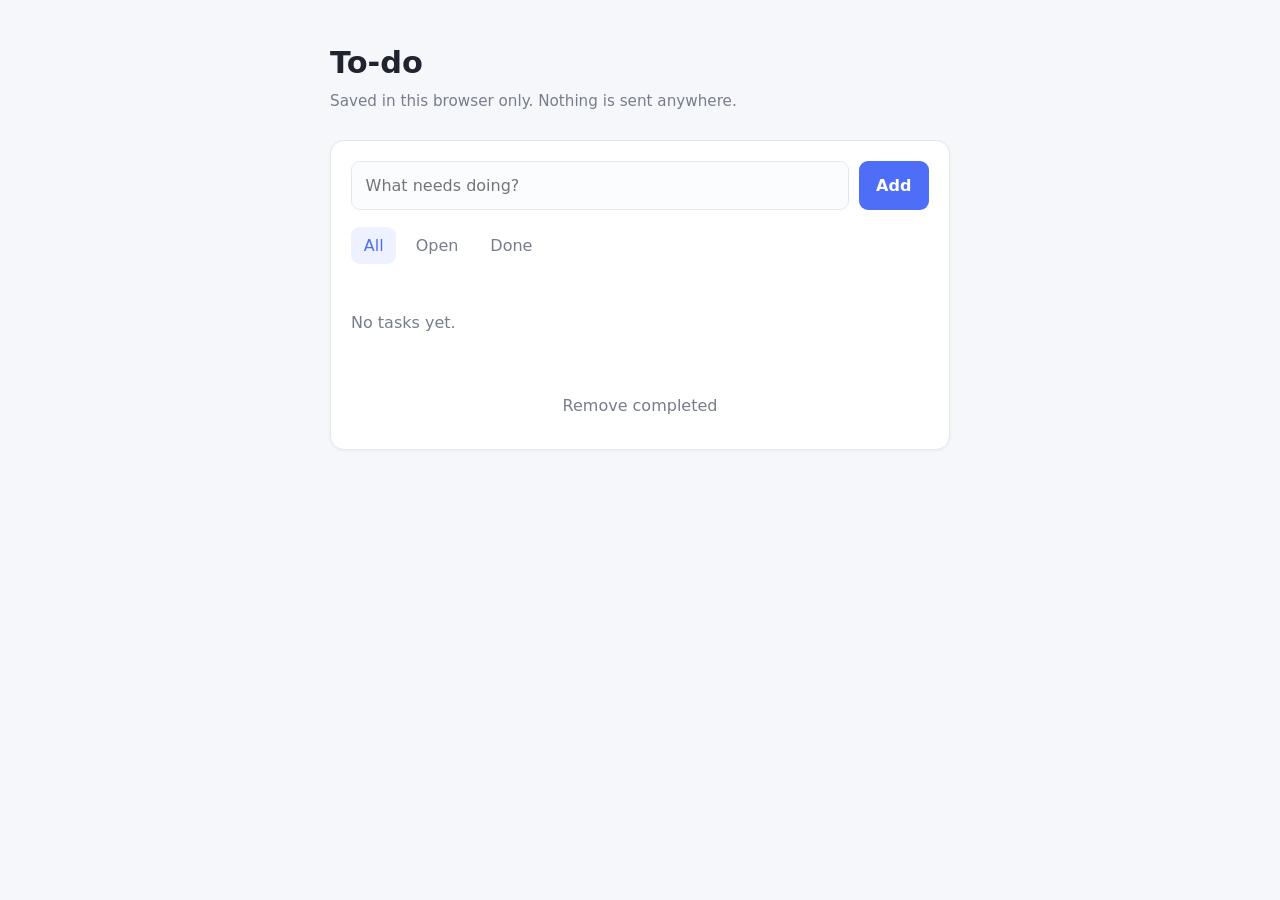
<file: bokskie-v1/tools/source-code/todo/index.html>
<!DOCTYPE html>
<html lang="en">
<head>
  <meta charset="UTF-8">
  <meta name="viewport" content="width=device-width, initial-scale=1.0">
  <title>To-do</title>
  <style>
    :root {
      --bg: #f6f7fb;
      --card: #ffffff;
      --ink: #1f2430;
      --dim: #767d8c;
      --line: #e4e7ee;
      --brand: #4f6ef7;
      --ok: #2fa36b;
      --warn: #e0574a;
    }

    * { box-sizing: border-box; margin: 0; padding: 0; }

    body {
      background: var(--bg);
      color: var(--ink);
      font-family: ui-sans-serif, system-ui, "Segoe UI", Roboto, sans-serif;
      line-height: 1.5;
      padding: 2.5rem 1rem;
    }

    .app { max-width: 620px; margin: 0 auto; }
    h1 { font-size: 1.9rem; margin-bottom: .25rem; }
    .sub { color: var(--dim); font-size: .95rem; margin-bottom: 1.75rem; }

    .card {
      background: var(--card);
      border: 1px solid var(--line);
      border-radius: 14px;
      padding: 1.25rem;
      box-shadow: 0 1px 3px rgba(20, 25, 40, .05);
    }

    /* ---- add row ---- */
    .add { display: flex; gap: .6rem; margin-bottom: 1.1rem; }
    .add input {
      flex: 1;
      font: inherit;
      padding: .7rem .85rem;
      border: 1px solid var(--line);
      border-radius: 9px;
      background: #fbfcfe;
    }
    .add input:focus { outline: 2px solid var(--brand); border-color: var(--brand); }

    button {
      font: inherit;
      cursor: pointer;
      border: 0;
      border-radius: 9px;
      padding: .7rem 1.1rem;
      background: var(--brand);
      color: #fff;
      font-weight: 600;
    }
    button:hover { filter: brightness(1.06); }
    button:focus-visible { outline: 2px solid var(--ink); outline-offset: 2px; }

    /* ---- filters ---- */
    .filters { display: flex; gap: .4rem; margin-bottom: .35rem; flex-wrap: wrap; }
    .filters button {
      background: transparent;
      color: var(--dim);
      font-weight: 500;
      padding: .4rem .8rem;
    }
    .filters button[aria-pressed="true"] { background: #eef1ff; color: var(--brand); }

    .count { color: var(--dim); font-size: .85rem; margin-bottom: .9rem; }

    /* ---- list ---- */
    ul { list-style: none; }
    li {
      display: flex;
      align-items: flex-start;
      gap: .75rem;
      padding: .7rem .2rem;
      border-bottom: 1px solid var(--line);
    }
    li:last-child { border-bottom: 0; }
    li.done .text { text-decoration: line-through; color: var(--dim); }

    /* The checkbox is a real input, hidden and restyled, so it stays
       keyboard reachable and screen-reader friendly. */
    .box { flex: 0 0 auto; margin-top: .2rem; position: relative; }
    .box input { position: absolute; opacity: 0; width: 100%; height: 100%; cursor: pointer; }
    .box span {
      display: block; width: 20px; height: 20px;
      border: 2px solid #c8ccd6; border-radius: 6px; background: #fff;
      pointer-events: none;
      transition: background .12s ease, border-color .12s ease;
    }
    .box input:checked + span { background: var(--ok); border-color: var(--ok); }
    .box input:checked + span::after {
      content: ""; display: block; width: 5px; height: 9px;
      border: solid #fff; border-width: 0 2px 2px 0;
      transform: rotate(45deg); margin: 1px 0 0 6px;
    }
    .box input:focus-visible + span { outline: 2px solid var(--brand); outline-offset: 2px; }

    .text { flex: 1; word-break: break-word; }
    .edit {
      flex: 1; font: inherit; padding: .2rem .4rem;
      border: 1px solid var(--brand); border-radius: 6px;
    }
    .kill {
      background: transparent; color: var(--dim);
      font-size: 1.1rem; padding: 0 .35rem; line-height: 1;
    }
    .kill:hover { color: var(--warn); }

    .empty { color: var(--dim); text-align: center; padding: 2rem 0; }

    .clear {
      display: block; margin: 1rem auto 0;
      background: transparent; color: var(--dim); font-weight: 500;
    }
    .clear:hover { color: var(--warn); }
  </style>
</head>
<body>
  <main class="app">
    <h1>To-do</h1>
    <p class="sub">Saved in this browser only. Nothing is sent anywhere.</p>

    <div class="card">
      <form class="add" id="add-form">
        <input id="add-input" type="text" placeholder="What needs doing?"
               autocomplete="off" aria-label="New task">
        <button type="submit">Add</button>
      </form>

      <div class="filters" id="filters">
        <button data-f="all"  aria-pressed="true">All</button>
        <button data-f="open" aria-pressed="false">Open</button>
        <button data-f="done" aria-pressed="false">Done</button>
      </div>
      <p class="count" id="count"></p>

      <ul id="list"></ul>

      <button class="clear" id="clear">Remove completed</button>
    </div>
  </main>

  <script>
    /* ---- state ----
       An array of { id, text, done }. Everything else in this file is
       a consequence of it: the list, the count, and the filters are
       all derived, so there is nothing to keep in sync by hand. */
    var KEY = "todo.items.v1";
    var items = load();
    var filter = "all";

    function load() {
      try {
        var raw = localStorage.getItem(KEY);
        /* Anything unreadable is treated as "no tasks" rather than
           allowed to throw on page load - a corrupted entry should
           cost you the list, not the page. */
        var parsed = raw ? JSON.parse(raw) : [];
        return Array.isArray(parsed) ? parsed : [];
      } catch (e) {
        return [];
      }
    }

    function save() {
      try { localStorage.setItem(KEY, JSON.stringify(items)); }
      catch (e) { /* private browsing, or the disk is full. The app
                     still works for this session, which is the honest
                     amount of degradation. */ }
    }

    function visible() {
      if (filter === "open") return items.filter(function (t) { return !t.done; });
      if (filter === "done") return items.filter(function (t) { return t.done; });
      return items;
    }

    function escape(s) {
      /* Task text is typed by a person and then placed into the page,
         so it is escaped before it is ever inserted. Without this, a
         task called <img src=x onerror=...> runs itself. */
      return String(s).replace(/[&<>"']/g, function (c) {
        return { "&": "&amp;", "<": "&lt;", ">": "&gt;",
                 '"': "&quot;", "'": "&#39;" }[c];
      });
    }

    function draw() {
      var list = document.getElementById("list");
      var rows = visible();

      if (!rows.length) {
        list.innerHTML = '<li class="empty">' +
          (items.length ? "Nothing here in this filter." : "No tasks yet.") +
          "</li>";
      } else {
        list.innerHTML = rows.map(function (t) {
          return '<li class="' + (t.done ? "done" : "") + '" data-id="' + t.id + '">' +
            '<span class="box"><input type="checkbox" data-act="toggle" ' +
              (t.done ? "checked" : "") +
              ' aria-label="Mark ' + escape(t.text) + ' as done"><span></span></span>' +
            '<span class="text" data-act="edit" title="Click to edit">' +
              escape(t.text) + "</span>" +
            '<button class="kill" data-act="kill" ' +
              'aria-label="Delete ' + escape(t.text) + '">&times;</button>' +
          "</li>";
        }).join("");
      }

      var open = items.filter(function (t) { return !t.done; }).length;
      document.getElementById("count").textContent =
        items.length
          ? open + " open of " + items.length +
            (items.length === 1 ? " task" : " tasks")
          : "";
    }

    /* ---- actions ---- */
    function add(text) {
      text = String(text || "").trim();
      if (!text) return;
      items.push({ id: String(Date.now()) + Math.random(), text: text, done: false });
      save(); draw();
    }

    function find(id) {
      for (var i = 0; i < items.length; i++) if (items[i].id === id) return items[i];
      return null;
    }

    document.getElementById("add-form").addEventListener("submit", function (e) {
      e.preventDefault();
      var input = document.getElementById("add-input");
      add(input.value);
      input.value = "";          /* cleared, so the next task can be typed */
      input.focus();
    });

    document.getElementById("list").addEventListener("click", function (e) {
      var li = e.target.closest("li");
      if (!li) return;
      var task = find(li.getAttribute("data-id"));
      if (!task) return;

      if (e.target.dataset.act === "kill") {
        items = items.filter(function (t) { return t.id !== task.id; });
        save(); draw();
      } else if (e.target.dataset.act === "edit") {
        startEdit(task, li);
      }
    });

    document.getElementById("list").addEventListener("change", function (e) {
      if (e.target.dataset.act !== "toggle") return;
      var li = e.target.closest("li");
      var task = li && find(li.getAttribute("data-id"));
      if (!task) return;
      task.done = e.target.checked;
      save(); draw();
    });

    /* Editing in place, with Enter to keep and Escape to cancel. An
       inline field is more code than a prompt() and far less annoying. */
    function startEdit(task, li) {
      var span = li.querySelector(".text");
      var field = document.createElement("input");
      field.className = "edit";
      field.value = task.text;
      span.replaceWith(field);
      field.focus();
      field.setSelectionRange(field.value.length, field.value.length);

      var finished = false;
      function commit(keep) {
        if (finished) return;      /* Enter and blur both fire; once is enough */
        finished = true;
        if (keep) {
          var v = field.value.trim();
          if (v) { task.text = v; save(); }
        }
        draw();
      }
      field.addEventListener("keydown", function (e) {
        if (e.key === "Enter") { e.preventDefault(); commit(true); }
        if (e.key === "Escape") { e.preventDefault(); commit(false); }
      });
      field.addEventListener("blur", function () { commit(true); });
    }

    document.getElementById("filters").addEventListener("click", function (e) {
      var b = e.target.closest("button");
      if (!b) return;
      filter = b.getAttribute("data-f");
      [].forEach.call(this.children, function (c) {
        c.setAttribute("aria-pressed", String(c === b));
      });
      draw();
    });

    document.getElementById("clear").addEventListener("click", function () {
      items = items.filter(function (t) { return !t.done; });
      save(); draw();
    });

    draw();
  </script>
</body>
</html>
</file>
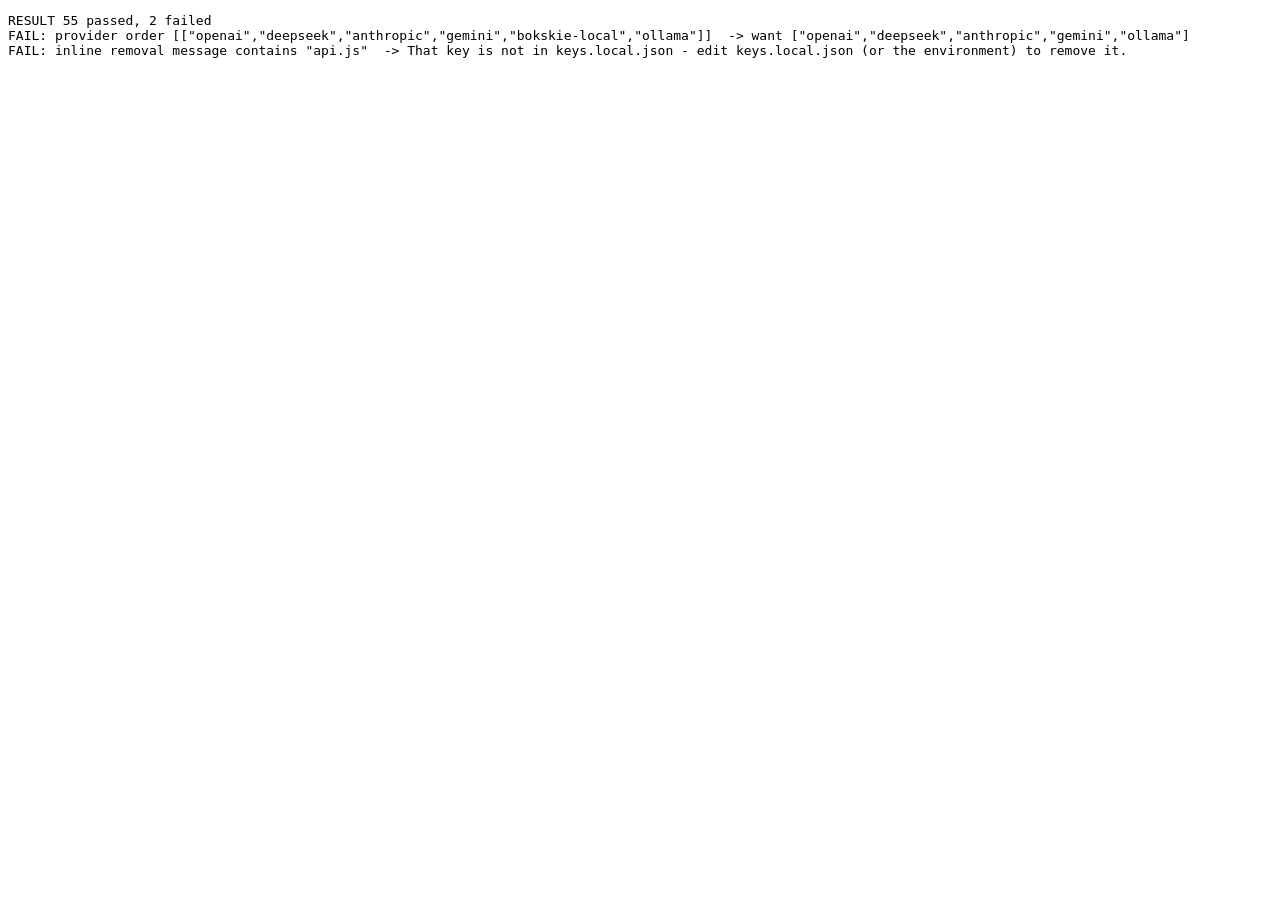
<file: tests/api.test.html>
<!DOCTYPE html>
<html lang="en">
<head><meta charset="utf-8" /><title>api.js selftest</title></head>
<body>
<pre id="out">running...</pre>
<script src="../api.js"></script>
<script>
var outEl = document.getElementById("out");
window.onerror = function (m, s, line) { outEl.textContent = "ERROR " + m + " @line " + line; };
var pass = 0, fail = 0, log = [];
function ok(name, cond, extra) {
  if (cond) { pass++; }
  else { fail++; log.push("FAIL: " + name + (extra === undefined ? "" : "  -> " + extra)); }
}
function eq(name, got, want) {
  var g = JSON.stringify(got), w = JSON.stringify(want);
  ok(name + " [" + g + "]", g === w, "want " + w);
}
function has(name, hay, needle) {
  ok(name + " contains " + JSON.stringify(needle), String(hay).indexOf(needle) !== -1, String(hay).slice(0, 160));
}

var A = window.BokskieAPI;
ok("api.js loaded", !!A);

/* ---------- providers ---------- */
eq("provider order", A.providers(), ["openai", "deepseek", "anthropic", "gemini", "ollama"]);
eq("openai default", A.defaultModel("openai"), "gpt-5.6-luna");
eq("deepseek default", A.defaultModel("deepseek"), "deepseek-flash");
eq("gemini has free model", A.modelsOf("gemini").filter(function (m) { return m.tag === "Free"; }).length, 2);
ok("unknown provider info", A.info("nope") === null);

/* ---------- mask / hints ---------- */
eq("mask long", A.mask("sk-abcdefghijklmnop"), "sk-abc\u2026mnop");
eq("mask short", A.mask("abc"), "ab\u2026");
eq("hint gemini", A.providerHintFor("AIzaSy1234567890"), "gemini");
eq("hint anthropic", A.providerHintFor("sk-ant-api03-xyz"), "anthropic");
eq("hint openai", A.providerHintFor("sk-proj-xyz"), "openai");

/* ---------- resolveModel ---------- */
eq("alias luna", A.resolveModel("openai", "GPT-5.6 Luna"), "gpt-5.6-luna");
eq("alias astra", A.resolveModel("openai", "gpt-6"), "gpt-6-astra");
eq("alias deepseek flash", A.resolveModel("deepseek", "v4.1-flash"), "deepseek-flash");
eq("alias claude sonnet", A.resolveModel("anthropic", "Sonnet"), "claude-sonnet-5");
eq("alias gemini lite", A.resolveModel("gemini", "flash-lite"), "gemini-3.8-flash-lite");
  eq("retired o3-mini", A.resolveModel("openai", "o3-mini"), "gpt-5.6-luna");
eq("retired gemini-2.0-flash", A.resolveModel("gemini", "gemini-2.0-flash"), "gemini-3.8-flash");
  /* 2.5-flash was our default until Google cut it off for new keys with a
     404 saying it is "no longer available to new users". */
  eq("retired gemini-2.5-flash", A.resolveModel("gemini", "gemini-2.5-flash"), "gemini-3.8-flash");
  eq("gemini default is alive", A.defaultModel("gemini"), "gemini-3.8-flash");
eq("custom id passthrough", A.resolveModel("openai", "my-proxy/llama-9"), "my-proxy/llama-9");
eq("empty model", A.resolveModel("openai", ""), "");
eq("providerOfModel deepseek", A.providerOfModel("deepseek-flash"), "deepseek");
eq("providerOfModel claude", A.providerOfModel("Claude-Sonnet-5"), "anthropic");
eq("providerOfModel unknown", A.providerOfModel("totally-custom"), null);

/* ---------- temperature rules ---------- */
eq("omitTemp gpt-5.6", A.omitTemperature("openai", "gpt-5.6-luna"), true);
eq("omitTemp gpt-4o-mini", A.omitTemperature("openai", "gpt-4o-mini"), false);
eq("omitTemp deepseek", A.omitTemperature("deepseek", "deepseek-flash"), true);
eq("omitTemp gemini", A.omitTemperature("gemini", "gemini-3.8-flash"), false);

/* ---------- key store ---------- */
var mem = A.memoryIO({
  "keys.local.json": JSON.stringify({ deepseek: [{ key: "sk-local-1234567890", label: "Local" }] })
});
var api = A.createAPI(mem, { version: "test" });
var entries = api.keyEntries("deepseek");
eq("store key picked up", entries.length, 1);
eq("store key source", entries[0].source, "store");
eq("store key label", entries[0].label, "Local");

var st = api.status();
eq("status ok", st.ok, true);
eq("status backend", st.backend, "bokskie-server");
eq("deepseek connected", st.providers.filter(function (p) { return p.id === "deepseek"; })[0].connected, true);
eq("openai not connected", st.providers.filter(function (p) { return p.id === "openai"; })[0].connected, false);
eq("ollama local+connected", (function (p) { return p.local && p.connected; })(st.providers.filter(function (p) { return p.id === "ollama"; })[0]), true);
eq("keys never expose full value", JSON.stringify(st).indexOf("sk-local-1234567890"), -1);
has("masked preview present", JSON.stringify(st), "sk-loc\u20267890");
ok("model catalog shipped to UI", st.providers[0].models.length >= 5);

/* ---------- addKey / removeKey ---------- */
var bad = api.addKey("openai", "AIzaSyWrongProvider0001", "oops");
eq("wrong shape rejected", bad.ok, false);
eq("wrong shape flagged mismatch", bad.mismatch, true);
has("wrong shape explains", bad.error, "Google Gemini");

var forced = api.addKey("openai", "AIzaSyWrongProvider0001", "oops", true);
eq("force accepts", forced.ok, true);
ok("force warns", !!forced.warning);

var dup = api.addKey("deepseek", "sk-local-1234567890", "dup");
eq("duplicate rejected", dup.ok, false);

var added = api.addKey("deepseek", "sk-second-key-0987654321", "Backup");
eq("second key added", added.ok, true);
eq("failover order length", api.keyPlan("deepseek").length, 2);
var savedFile = JSON.parse(mem.files["keys.local.json"]);
eq("persisted to keys.local.json", savedFile.deepseek.length, 2);

var rm = api.removeKey("deepseek", added.entry.id);
eq("remove ok", rm.ok, true);
eq("after remove", api.keyPlan("deepseek").length, 1);
var rmInline = api.removeKey("deepseek", "inline:k1");
eq("inline key not removable", rmInline.ok, false);
has("inline removal message", rmInline.error, "api.js");

/* ---------- warnings ---------- */
var w = api.warnings();
has("warning about wrong provider", w.join(" | "), "Google Gemini");
ok("no duplicate warnings", w.join(" | ").indexOf("listed under") === -1);

var mem2 = A.memoryIO({});
var api2 = A.createAPI(mem2);
ok("clean install: no warnings", api2.warnings().length === 0);
var brokenIO = A.memoryIO({ "keys.local.json": "{not json" });
has("broken store warning", A.createAPI(brokenIO).warnings()[0], "not valid JSON");

document.getElementById("out").textContent =
  "RESULT " + pass + " passed, " + fail + " failed\n" + log.join("\n");
</script>
</body>
</html>
</file>
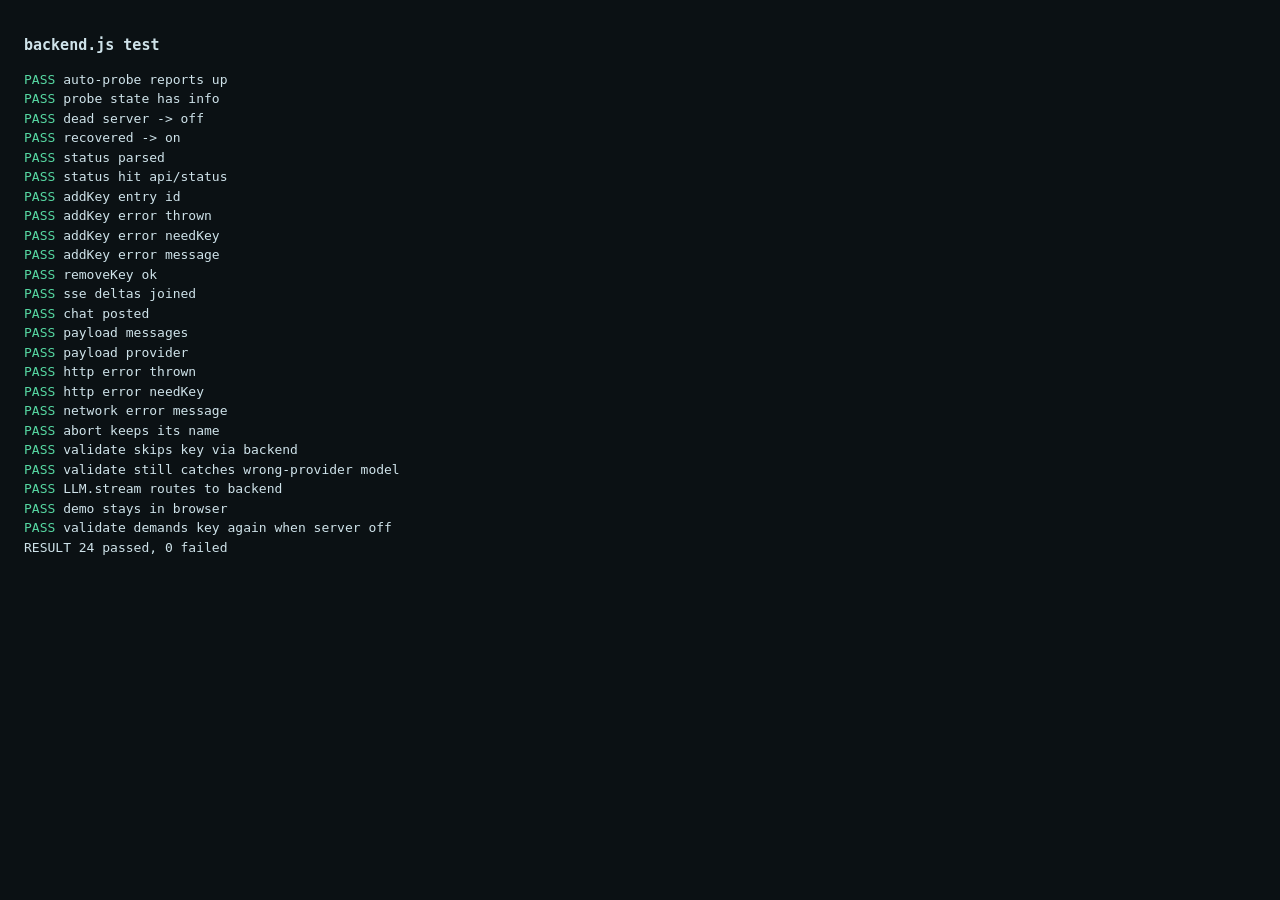
<file: tests/backend.test.html>
<!DOCTYPE html>
<html lang="en">
<head>
<meta charset="utf-8" />
<title>_backendtest — backend.js harness</title>
<style>
  body { background: #0b1114; color: #cfe3ea; font: 13px/1.5 "JetBrains Mono", monospace; padding: 16px; }
  .pass { color: #57d9a3; }
  .fail { color: #ff7b72; }
  h1 { font-size: 15px; }
  #out { white-space: pre-wrap; }
</style>
</head>
<body>
<h1>backend.js test</h1>
<pre id="out">running…</pre>

<script>
/* ---- fake fetch, installed BEFORE backend.js loads ---- */
window.__calls = [];
window.__scenario = "up";
window.__fetch = async function (url, opts) {
  var u = String(url);
  if (window.__scenario === "down") throw new TypeError("Failed to fetch");
  if (u.indexOf("api/health") !== -1) return resp({ json: { ok: true, backend: "bokskie-server", version: "0.1.0-test" } });
  if (u.indexOf("api/status") !== -1) return resp({ json: { ok: true, backend: "bokskie-server", providers: [{ id: "openai", connected: true }] } });
  if (u.indexOf("api/keys/remove") !== -1) return resp({ json: { ok: true, status: { providers: [] } } });
  if (u.indexOf("api/keys") !== -1) {
    if (window.__scenario === "keys-need") return resp({ status: 400, json: { ok: false, error: "Walang OpenAI API key sa server.", needKey: "openai" } });
    return resp({ json: { ok: true, entry: { id: "k1" }, status: { providers: [] } } });
  }
  if (u.indexOf("api/chat") !== -1) {
    if (window.__scenario === "chat-down") return resp({ status: 400, json: { ok: false, error: "Walang key.", needKey: "openai" } });
    if (window.__scenario === "chat-throws") throw new TypeError("Failed to fetch");
    if (window.__scenario === "chat-abort") { var e = new Error("The user aborted a request."); e.name = "AbortError"; throw e; }
    return resp({ chunks: [
      ": keep-alive\n\n",
      "data: {\"delta\":\"Hel",
      "lo\"}\n\ndata: {\"delta\":\" world\"}\n\n",
      "data: notjson\n\n",
      "data: {\"delta\":\"!\"}\n\n",
      "data: {\"done\":true,\"usage\":{\"output_tokens\":3}}\n\n"
    ] });
  }
  return resp({ status: 404, json: { ok: false, error: "Not found" } });
};
function resp(o) {
  var status = o.status || 200;
  var text = o.text !== undefined ? o.text : JSON.stringify(o.json);
  var r = {
    ok: status >= 200 && status < 300,
    status: status,
    statusText: "Fake",
    json: async function () { return JSON.parse(text); },
    text: async function () { return text; }
  };
  if (o.chunks) {
    var i = 0;
    r.body = { getReader: function () { return {
      read: async function () {
        if (i >= o.chunks.length) return { done: true };
        var v = new TextEncoder().encode(o.chunks[i]); i++;
        return { done: false, value: v };
      },
      releaseLock: function () {}
    }; } };
  }
  return r;
}
window.fetch = function (url, opts) {
  window.__calls.push({ url: String(url), method: (opts && opts.method) || "GET", opts: opts });
  return window.__fetch(url, opts);
};
</script>
<script src="../assets/js/backend.js"></script>
<script src="../assets/js/llm.js"></script>

<script>
var out = document.getElementById("out");
var lines = [], pass = 0, fail = 0;
function ok(name, cond, extra) {
  if (cond) { pass++; lines.push('<span class="pass">PASS</span> ' + name); }
  else { fail++; lines.push('<span class="fail">FAIL</span> ' + name + (extra !== undefined ? "  -> " + String(extra) : "")); }
}
function eq(name, got, want) { ok(name, JSON.stringify(got) === JSON.stringify(want), JSON.stringify(got) + " !== " + JSON.stringify(want)); }
function called(u) { return window.__calls.some(function (c) { return c.url.indexOf(u) !== -1; }); }

(async function run() {
 try {
  /* ---- probe ---- */
  await Backend.probe();
  eq("auto-probe reports up", Backend.on(), true);
  eq("probe state has info", Backend.state.info.backend, "bokskie-server");

  window.__scenario = "down";
  await Backend.probe(500, true);
  eq("dead server -> off", Backend.on(), false);

  window.__scenario = "up";
  await Backend.probe(500, true);
  eq("recovered -> on", Backend.on(), true);

  /* ---- status / keys ---- */
  var st = await Backend.status();
  eq("status parsed", st.providers[0].id, "openai");
  ok("status hit api/status", called("api/status"));

  var add = await Backend.addKey({ provider: "openai", key: "sk-test", label: "x" });
  eq("addKey entry id", add.entry.id, "k1");

  window.__scenario = "keys-need";
  var needErr = null;
  try { await Backend.addKey({ provider: "openai", key: "bad" }); } catch (e) { needErr = e; }
  ok("addKey error thrown", !!needErr);
  eq("addKey error needKey", needErr && needErr.needKey, "openai");
  eq("addKey error message", needErr && needErr.message, "Walang OpenAI API key sa server.");

  window.__scenario = "up";
  var rm = await Backend.removeKey("openai", "k1");
  eq("removeKey ok", rm.ok, true);

  /* ---- stream ---- */
  var got = "";
  for await (var d of Backend.stream({ provider: "openai", model: "gpt-5.6-luna" }, [{ role: "user", content: "hi" }], null)) got += d;
  eq("sse deltas joined", got, "Hello world!");
  var last = window.__calls[window.__calls.length - 1];
  eq("chat posted", last.method, "POST");
  var sent = JSON.parse(last.opts.body);
  eq("payload messages", sent.messages.length, 1);
  eq("payload provider", sent.provider, "openai");

  window.__scenario = "chat-down";
  var e2 = null;
  try { for await (var x of Backend.stream({ provider: "openai" }, [], null)) {} } catch (e) { e2 = e; }
  ok("http error thrown", !!e2);
  eq("http error needKey", e2 && e2.needKey, "openai");

  window.__scenario = "chat-throws";
  var e3 = null;
  try { for await (var x of Backend.stream({ provider: "openai" }, [], null)) {} } catch (e) { e3 = e; }
  ok("network error message", !!e3 && /Could not reach the bokskie server/.test(e3.message), e3 && e3.message);

  window.__scenario = "chat-abort";
  var e4 = null;
  try { for await (var x of Backend.stream({ provider: "openai" }, [], null)) {} } catch (e) { e4 = e; }
  eq("abort keeps its name", e4 && e4.name, "AbortError");

  /* ---- llm.js wiring ---- */
  window.__scenario = "up";
  await Backend.probe(500, true);
  eq("validate skips key via backend", LLM.validate({ provider: "openai", model: "gpt-5.6-luna" }), null);
  ok("validate still catches wrong-provider model", typeof LLM.validate({ provider: "openai", model: "claude-sonnet-5" }) === "string");
  var viaDispatch = "";
  for await (var d2 of LLM.stream({ provider: "openai", model: "gpt-5.6-luna" }, [], null)) viaDispatch += d2;
  eq("LLM.stream routes to backend", viaDispatch, "Hello world!");

  var before = window.__calls.length;
  var demoFirst = await LLM.stream({ provider: "demo", mode: "chat" }, [{ role: "user", content: "hi" }], null).next();
  ok("demo stays in browser", demoFirst.value !== undefined && !window.__calls.slice(before).some(function (c) { return c.url.indexOf("api/chat") !== -1; }));

  window.__scenario = "down";
  await Backend.probe(500, true);
  ok("validate demands key again when server off", typeof LLM.validate({ provider: "openai", model: "gpt-5.6-luna" }) === "string");
 } catch (e) {
  fail++; lines.push('<span class="fail">THREW</span> ' + (e && e.stack || e));
 }
  var sum = "RESULT " + pass + " passed, " + fail + " failed";
  out.innerHTML = lines.join("\n") + "\n" + sum;
  document.title = sum;
})();
</script>
</body>
</html>
</file>
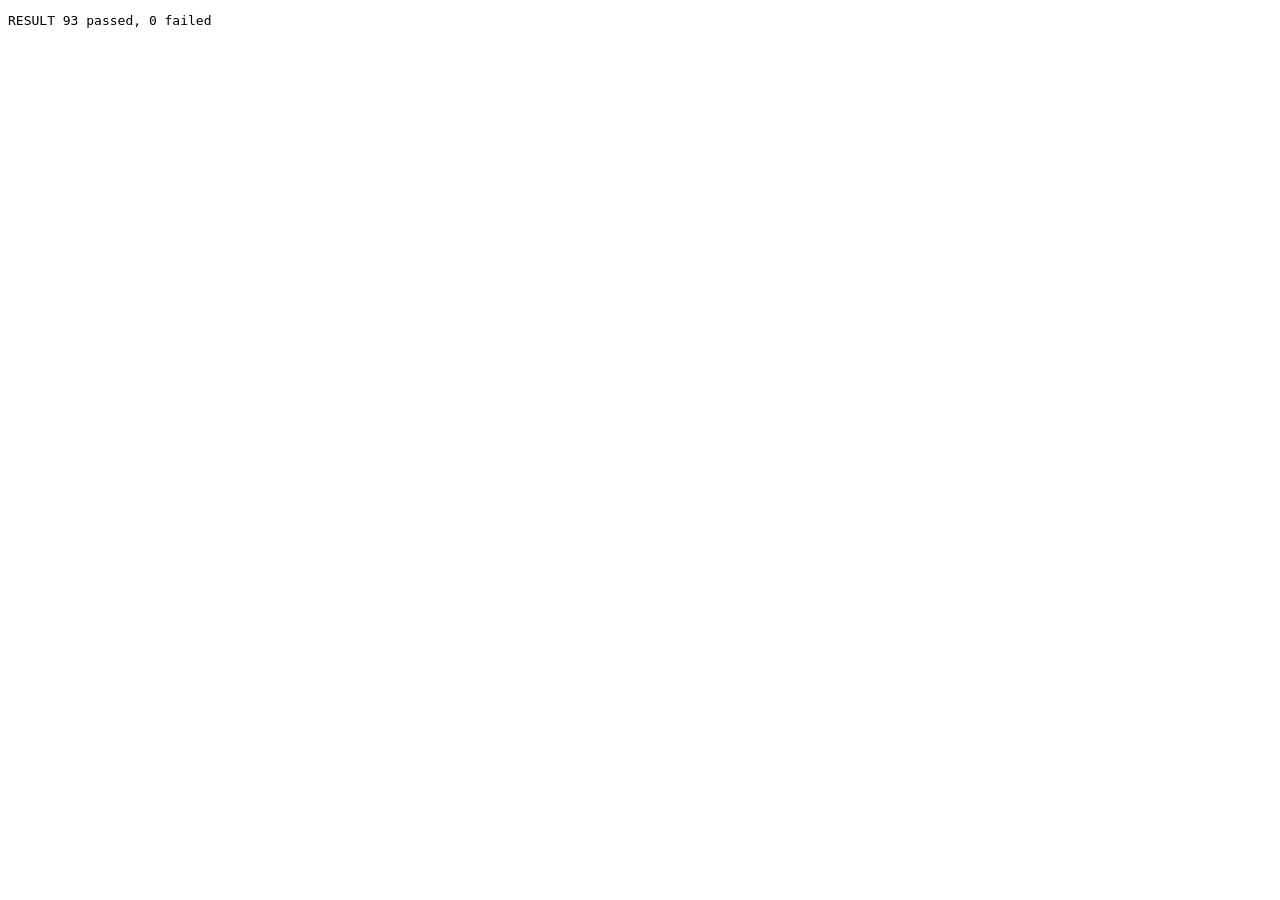
<file: tests/server.test.html>
<!DOCTYPE html>
<html lang="en">
<head><meta charset="utf-8" /><title>server.js selftest</title></head>
<body>
<pre id="out">running...</pre>
<script src="../api.js"></script>
<script src="../server.js"></script>
<script>
var outEl = document.getElementById("out");
window.onerror = function (m, s, line) { outEl.textContent = "ERROR " + m + " @line " + line; };

var A = window.BokskieAPI, S = window.BokskieServer;
var pass = 0, fail = 0, log = [];
function ok(name, cond, extra) {
  if (cond) pass++;
  else { fail++; log.push("FAIL: " + name + (extra === undefined ? "" : "  -> " + extra)); }
}
function eq(name, got, want) {
  var g = JSON.stringify(got), w = JSON.stringify(want);
  ok(name + " [" + g + "]", g === w, "want " + w);
}
function has(name, hay, needle) {
  ok(name + " has " + JSON.stringify(needle), String(hay).indexOf(needle) !== -1, String(hay).slice(0, 200));
}

/* ---------- fakes ---------- */
function FakeReq(o) {
  this.method = o.method || "GET";
  this.url = o.url || "/";
  this.headers = {};
  if (o.origin) this.headers.origin = o.origin;
  this._body = o.body === undefined ? null : (typeof o.body === "string" ? o.body : JSON.stringify(o.body));
  this._l = {};
}
FakeReq.prototype.on = function (ev, cb) { (this._l[ev] = this._l[ev] || []).push(cb); return this; };
FakeReq.prototype.setEncoding = function () { };
FakeReq.prototype.emit = function (ev, arg) {
  var l = this._l[ev] || [];
  for (var i = 0; i < l.length; i++) l[i](arg);
};
FakeReq.prototype.flush = function () {
  var self = this;
  setTimeout(function () {
    if (self._body !== null) self.emit("data", self._body);
    self.emit("end");
  }, 0);
};

function FakeRes() {
  this.status = 0; this.headers = {}; this.chunks = []; this.writableEnded = false;
  this.on = function () { };
}
FakeRes.prototype.writeHead = function (s, h) { this.status = s; this.headers = h || {}; };
FakeRes.prototype.write = function (c) { this.chunks.push(c); return true; };
FakeRes.prototype.end = function (c) { if (c !== undefined && c !== null) this.chunks.push(c); this.writableEnded = true; };
FakeRes.prototype.text = function () {
  var dec = typeof TextDecoder !== "undefined" ? new TextDecoder() : null;
  return this.chunks.map(function (c) {
    if (typeof c === "string") return c;
    if (dec && c instanceof Uint8Array) return dec.decode(c);
    return String(c);
  }).join("");
};
FakeRes.prototype.json = function () { try { return JSON.parse(this.text()); } catch (e) { return null; } };

function call(handler, o) {
  var req = new FakeReq(o), res = new FakeRes();
  handler(req, res);
  req.flush();
  return new Promise(function (r) { setTimeout(function () { r(res); }, 5); });
}
function tick(n) {
  var p = Promise.resolve();
  for (var i = 0; i < (n || 3); i++) {
    p = p.then(function () { return new Promise(function (r) { setTimeout(r, 0); }); });
  }
  return p;
}
function sseEvents(res) {
  return res.text().split("\n\n").filter(function (s) { return s.indexOf("data:") === 0; })
    .map(function (s) { return JSON.parse(s.slice(5)); });
}
function sseText(res) {
  return sseEvents(res).filter(function (e) { return e.delta; }).map(function (e) { return e.delta; }).join("");
}
function sseError(res) {
  var e = sseEvents(res).filter(function (x) { return x.error; });
  return e.length ? e[0].error : null;
}

var mem = A.memoryIO({
  "keys.local.json": JSON.stringify({ deepseek: [{ key: "sk-deepseek-aaaaaaaaaaaa", label: "Main" }] })
});
var api = A.createAPI(mem, { version: "test" });
var calls = [];
var scenario = { kind: "ok" };
var KEY2 = "sk-deepseek-bbbbbbbbbbbb";

function fakeFetch(opts) {
  calls.push(opts);
  var kind = scenario.kind;
  return new Promise(function (resolve, reject) {
    if (kind === "network") return reject(new Error("connect ECONNREFUSED 127.0.0.1"));
    if (kind === "401" || (kind === "401once" && calls.length === 1)) {
      return resolve({ status: 401, text: '{"error":{"message":"Incorrect API key provided"}}' });
    }
    if (kind === "500") return resolve({ status: 500, text: "upstream exploded" });
    if (kind === "empty") return resolve({ status: 200 });
    var frames;
    if (opts.url.indexOf("generativelanguage") !== -1) {
      frames = [
        'data: {"candidates":[{"content":{"parts":[{"text":"Gem"}]}}]}\n\n',
        'data: {"candidates":[{"content":{"parts":[{"text":"ini"}]},"finishReason":"STOP"}]}\n\n'
      ];
    } else if (opts.url.indexOf("anthropic") !== -1) {
      frames = [
        'event: content_block_delta\ndata: {"type":"content_block_delta","delta":{"text":"Cla"}}\n\n',
        'data: {"type":"content_block_delta","delta":{"text":"ude"}}\n\n',
        'data: {"type":"message_stop"}\n\n'
      ];
    } else {
      frames = [
        'data: {"choices":[{"delta":{"role":"assistant"}}]}\n\n',
        'data: {"choices":[{"delta":{"content":"Hel"}}]}\n\ndata: {"choices":[{"delta":{"content":"lo"}}]}\n\n',
        'data: [DONE]\n\n'
      ];
    }
    var flat = frames.join("");
    setTimeout(function () {
      for (var i = 0; i < flat.length; i += 3) opts.onData(flat.slice(i, i + 3));
      resolve({ status: 200 });
    }, 0);
  });
}

var FILES = {
  "index.html": new TextEncoder().encode("<!DOCTYPE html><title>bokskie</title>"),
  "assets/js/app.js": new TextEncoder().encode("/* app */")
};
var handler = S.createHandler({
  api: api,
  fetchStream: fakeFetch,
  readFile: function (rel) { return FILES[rel] || null; },
  keepAliveMs: 0,
  log: function () { }
});

(async function run() {
  var r = await call(handler, { method: "GET", url: "/api/health" });
  eq("health status", r.status, 200);
  eq("health body", r.json().ok, true);

  r = await call(handler, { method: "GET", url: "/" });
  eq("index served", r.status, 200);
  has("index content-type", r.headers["Content-Type"], "text/html");
  has("index body", r.text(), "bokskie");

  r = await call(handler, { method: "GET", url: "/assets/js/app.js" });
  eq("asset served", r.status, 200);
  has("asset content-type", r.headers["Content-Type"], "text/javascript");

  r = await call(handler, { method: "GET", url: "/assets/js/nope.js" });
  eq("missing asset 404", r.status, 404);

  r = await call(handler, { method: "GET", url: "/api.js" });
  eq("api.js is private", r.status, 403);
  has("private message", r.text(), "never served");

  r = await call(handler, { method: "GET", url: "/keys.local.json" });
  eq("keys.local.json is private", r.status, 403);

  r = await call(handler, { method: "GET", url: "/..%2fapi.js" });
  eq("path traversal blocked", r.status, 400);

  r = await call(handler, { method: "DELETE", url: "/api/status" });
  eq("method not allowed", r.status, 405);

  r = await call(handler, { method: "GET", url: "/api/status" });
  eq("status route", r.status, 200);
  eq("status backend", r.json().backend, "bokskie-server");
  ok("status hides raw keys", r.text().indexOf("sk-deepseek-aaaaaaaaaaaa") === -1);
  has("status shows masked key", r.text(), "sk-dee");
  has("status ships the model catalog", r.text(), "gpt-5.6-luna");

  r = await call(handler, { method: "GET", url: "/api/status", origin: "null" });
  eq("file:// origin allowed", r.status, 200);
  eq("file:// answered with null origin", r.headers["Access-Control-Allow-Origin"], "null");

  r = await call(handler, { method: "GET", url: "/api/status", origin: "http://localhost:5173" });
  eq("localhost origin gets CORS", r.headers["Access-Control-Allow-Origin"], "http://localhost:5173");

  r = await call(handler, {
    method: "POST", url: "/api/chat", origin: "https://evil.example",
    body: { provider: "deepseek", messages: [{ role: "user", content: "hi" }] }
  });
  eq("evil origin blocked", r.status, 403);

  r = await call(handler, { method: "OPTIONS", url: "/api/chat", origin: "http://127.0.0.1:3000" });
  eq("preflight 204", r.status, 204);
  has("preflight allows POST", r.headers["Access-Control-Allow-Methods"], "POST");

  /* ---------- keys API ---------- */
  r = await call(handler, { method: "POST", url: "/api/keys", body: { provider: "openai", key: "AIzaSyWrongKey000000", label: "x" } });
  eq("addKey wrong shape 400", r.status, 400);
  eq("addKey wrong shape flagged", r.json().mismatch, true);

  r = await call(handler, { method: "POST", url: "/api/keys", body: { provider: "openai", key: "sk-proj-abcdefghijklmnop", label: "Work" } });
  eq("addKey ok", r.status, 200);
  var addJson = r.json() || {};
  var openaiId = addJson.entry && addJson.entry.id;
  ok("addKey returns a removable id", typeof openaiId === "string" && openaiId.length > 0, openaiId);
  eq("addKey reports connected", addJson.status.providers.filter(function (p) { return p.id === "openai"; })[0].connected, true);
  eq("key persisted to file", JSON.parse(mem.files["keys.local.json"]).openai.length, 1);

  r = await call(handler, { method: "POST", url: "/api/keys", body: { provider: "openai", key: "sk-proj-abcdefghijklmnop" } });
  eq("duplicate key rejected", r.status, 400);

  r = await call(handler, { method: "POST", url: "/api/keys/remove", body: { provider: "openai", id: openaiId } });
  eq("removeKey ok", r.status, 200);
  eq("key removed", api.keyEntries("openai").length, 0);

  r = await call(handler, { method: "POST", url: "/api/keys", body: "not json at all" });
  eq("bad json body 400", r.status, 400);

  /* ---------- /api/chat: guards ---------- */
  calls = []; scenario = { kind: "ok" };
  r = await call(handler, { method: "POST", url: "/api/chat", body: { provider: "demo", messages: [{ role: "user", content: "hi" }] } });
  eq("demo stays in the browser", r.status, 400);

  r = await call(handler, { method: "POST", url: "/api/chat", body: { provider: "nope", messages: [] } });
  eq("unknown provider 400", r.status, 400);

  r = await call(handler, { method: "POST", url: "/api/chat", body: { provider: "openai", messages: [{ role: "user", content: "hi" }] } });
  var miss = r.json() || {};
  eq("missing key 400", r.status, 400);
  eq("missing key flagged", miss.needKey, "openai");
  eq("no upstream call was made", calls.length, 0);

  r = await call(handler, { method: "POST", url: "/api/chat", body: { provider: "deepseek", model: "gpt-5.6-luna", messages: [{ role: "user", content: "hi" }] } });
  eq("cross-provider model 400", r.status, 400);
  has("cross-provider message", r.json().error, "OpenAI");

  r = await call(handler, { method: "POST", url: "/api/chat", body: { provider: "deepseek", messages: [] } });
  eq("no messages 400", r.status, 400);

  /* ---------- /api/chat: OpenAI-compatible happy path ---------- */
  calls = []; scenario = { kind: "ok" };
  r = await call(handler, {
    method: "POST", url: "/api/chat",
    body: {
      provider: "deepseek", model: "v4.1-flash", system: "be kind", temperature: 0.9,
      messages: [{ role: "user", content: "hi" }]
    }
  });
  await tick(6);
  eq("chat responds 200", r.status, 200);
  has("chat is SSE", r.headers["Content-Type"], "text/event-stream");
  eq("chat deltas", sseText(r), "Hello");
  ok("chat sends done", sseEvents(r).some(function (e) { return e.done; }));
  ok("no raw key in the stream", r.text().indexOf("sk-deepseek-aaaaaaaaaaaa") === -1);
  eq("one upstream call", calls.length, 1);
  eq("upstream url", calls[0].url, "https://api.deepseek.com/chat/completions");
  eq("upstream auth", calls[0].headers.Authorization, "Bearer sk-deepseek-aaaaaaaaaaaa");
  eq("upstream content type", calls[0].headers["Content-Type"], "application/json");
  var sent = JSON.parse(calls[0].body);
  eq("friendly model resolved", sent.model, "deepseek-flash");
  eq("system prompt sent", sent.messages[0], { role: "system", content: "be kind" });
  eq("deepseek omits temperature", sent.temperature, undefined);
  eq("stream flag", sent.stream, true);

  /* ---------- gemini dialect ---------- */
  r = await call(handler, { method: "POST", url: "/api/keys", body: { provider: "gemini", key: "AIzaSyTestKey1234567890", label: "Free" } });
  eq("gemini key added", r.status, 200);
  calls = []; scenario = { kind: "ok" };
  r = await call(handler, {
    method: "POST", url: "/api/chat",
    body: {
      provider: "gemini", system: "sys", temperature: 0.2,
      messages: [{ role: "user", content: "hi" }, { role: "assistant", content: "yo" }]
    }
  });
  await tick(6);
  eq("gemini deltas", sseText(r), "Gemini");
  has("gemini endpoint", calls[0].url, ":streamGenerateContent?alt=sse");
  eq("gemini header", calls[0].headers["x-goog-api-key"], "AIzaSyTestKey1234567890");
  var gbody = JSON.parse(calls[0].body);
  eq("gemini assistant role is model", gbody.contents[1].role, "model");
  eq("gemini systemInstruction", gbody.systemInstruction.parts[0].text, "sys");
  eq("gemini keeps temperature", gbody.generationConfig.temperature, 0.2);

  /* ---------- anthropic dialect ---------- */
  r = await call(handler, { method: "POST", url: "/api/keys", body: { provider: "anthropic", key: "sk-ant-api03-testkey000000", label: "Claude" } });
  eq("anthropic key added", r.status, 200);
  calls = []; scenario = { kind: "ok" };
  r = await call(handler, {
    method: "POST", url: "/api/chat",
    body: { provider: "anthropic", system: "sys", temperature: 0.5, messages: [{ role: "user", content: "hi" }] }
  });
  await tick(6);
  eq("anthropic deltas", sseText(r), "Claude");
  has("anthropic endpoint", calls[0].url, "/v1/messages");
  eq("anthropic version header", calls[0].headers["anthropic-version"], "2023-06-01");
  eq("anthropic uses x-api-key", calls[0].headers["x-api-key"], "sk-ant-api03-testkey000000");
  var abody = JSON.parse(calls[0].body);
  eq("anthropic system is top level", abody.system, "sys");
  ok("anthropic messages carry no system", abody.messages.every(function (m) { return m.role !== "system"; }));
  eq("anthropic keeps temperature", abody.temperature, 0.5);
  eq("anthropic max_tokens", abody.max_tokens, 4096);

  /* __NEXT__ */
  /* ---------- key failover ---------- */
  r = await call(handler, { method: "POST", url: "/api/keys", body: { provider: "deepseek", key: KEY2, label: "Backup" } });
  eq("second deepseek key added", r.status, 200);
  eq("two keys in the plan", api.keyPlan("deepseek").length, 2);

  calls = []; scenario = { kind: "401once" };
  r = await call(handler, { method: "POST", url: "/api/chat", body: { provider: "deepseek", messages: [{ role: "user", content: "hi" }] } });
  await tick(8);
  eq("failover made two attempts", calls.length, 2);
  eq("second key used after 401", calls[1].headers.Authorization, "Bearer " + KEY2);
  eq("failover still streams", sseText(r), "Hello");
  eq("no error event after failover", sseError(r), null);

  /* ---------- every key rejected ---------- */
  calls = []; scenario = { kind: "401" };
  r = await call(handler, { method: "POST", url: "/api/chat", body: { provider: "deepseek", messages: [{ role: "user", content: "hi" }] } });
  await tick(8);
  eq("all keys were tried", calls.length, 2);
  ok("error event on total failure", !!sseError(r));
  has("error explains the rejection", sseError(r).message, "rejected");
  eq("no deltas on failure", sseText(r), "");

  /* ---------- network failure ---------- */
  calls = []; scenario = { kind: "network" };
  r = await call(handler, { method: "POST", url: "/api/chat", body: { provider: "deepseek", messages: [{ role: "user", content: "hi" }] } });
  await tick(8);
  eq("network error status 0", sseError(r).status, 0);
  has("network error is friendly", sseError(r).message, "Could not reach");

  /* ---------- 200 but empty ---------- */
  calls = []; scenario = { kind: "empty" };
  r = await call(handler, { method: "POST", url: "/api/chat", body: { provider: "deepseek", messages: [{ role: "user", content: "hi" }] } });
  await tick(8);
  has("empty response reported", sseError(r).message, "empty response");

  /* ---------- upstream 500 ---------- */
  calls = []; scenario = { kind: "500" };
  r = await call(handler, { method: "POST", url: "/api/chat", body: { provider: "deepseek", messages: [{ role: "user", content: "hi" }] } });
  await tick(8);
  has("500 is translated", sseError(r).message, "problems right now");

  /* ---------- ollama: no key, custom base url ---------- */
  calls = []; scenario = { kind: "ok" };
  r = await call(handler, {
    method: "POST", url: "/api/chat",
    body: { provider: "ollama", model: "llama3.2", baseUrl: "http://127.0.0.1:11434/v1", messages: [{ role: "user", content: "hi" }] }
  });
  await tick(8);
  eq("ollama needs no key", r.status, 200);
  eq("ollama url", calls[0].url, "http://127.0.0.1:11434/v1/chat/completions");
  eq("ollama has no auth header", calls[0].headers.Authorization, undefined);
  eq("ollama streams", sseText(r), "Hello");

  /* ---------- readable errors ---------- */
  var se = A.summarizeError("openai", 401, '{"error":{"message":"Incorrect API key provided"}}');
  eq("401 retries with another key", se.retryWithAnotherKey, true);
  has("401 detail kept", se.message, "Incorrect API key provided");
  eq("402 retries", A.summarizeError("openai", 402, '{"error":{"message":"Insufficient Balance"}}').retryWithAnotherKey, true);
  eq("400 does not retry", A.summarizeError("openai", 400, '{"error":{"message":"model not found"}}').retryWithAnotherKey, false);

  document.getElementById("out").textContent =
    "RESULT " + pass + " passed, " + fail + " failed\n" + log.join("\n");
})().catch(function (e) {
  document.getElementById("out").textContent =
    "THREW: " + (e && e.message) + "\n" + (e && e.stack ? e.stack.split("\n").slice(0, 4).join("\n") : "") +
    "\nRESULT " + pass + " passed, " + fail + " failed\n" + log.join("\n");
});
</script>
</body>
</html>
</file>
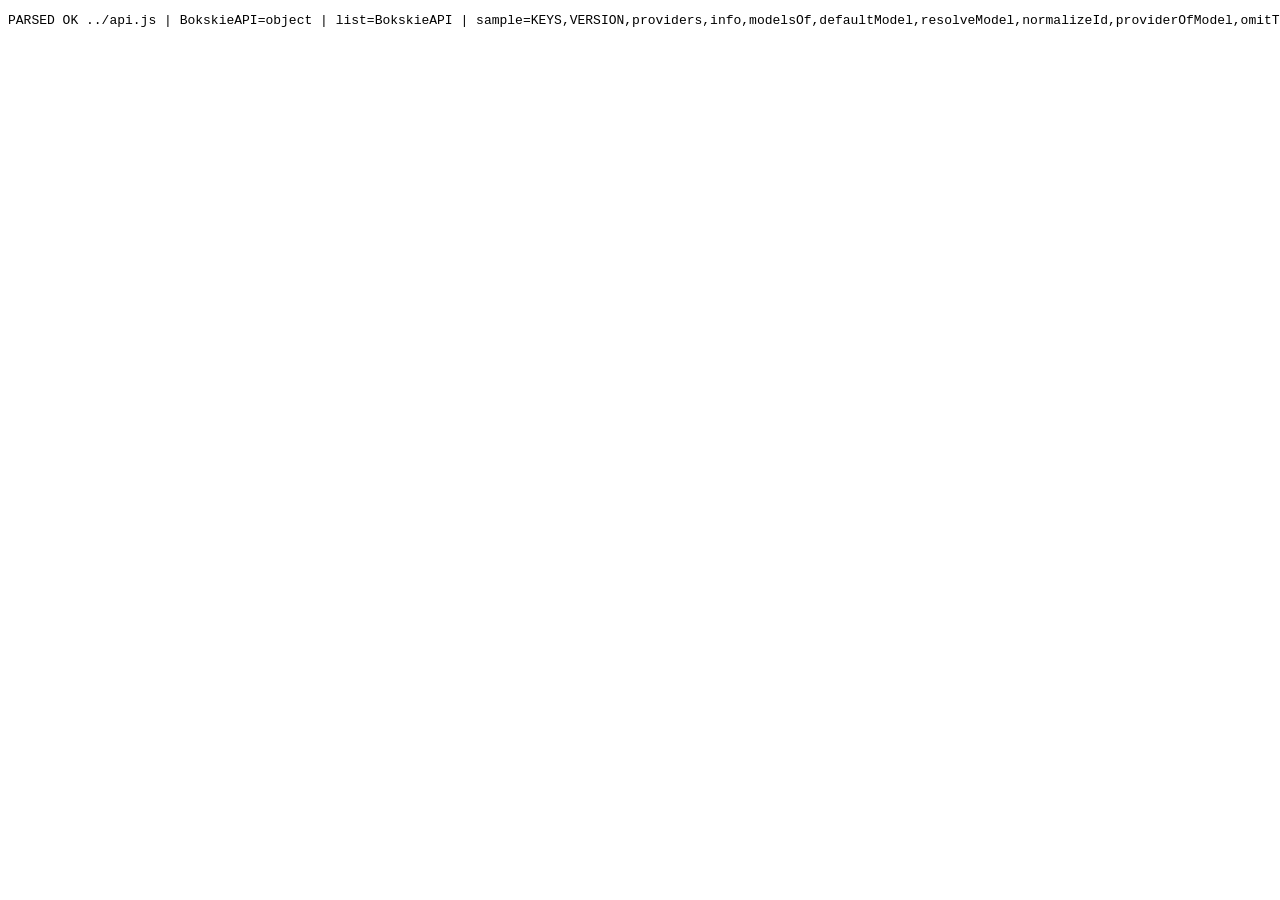
<file: tests/syntax.check.html>
<!DOCTYPE html>
<html lang="en">
<head><meta charset="utf-8" /><title>syntax check</title></head>
<body>
<pre id="out">running...</pre>
<script>
var outEl = document.getElementById("out");
var file = new URLSearchParams(location.search).get("f") || "../api.js";
window.onerror = function (m, s, line) {
  outEl.textContent = "SYNTAX/RUNTIME ERROR in " + file + ": " + m + " (line " + line + ")";
};
var s = document.createElement("script");
s.src = file;
s.onload = function () {
  outEl.textContent = "PARSED OK " + file +
    " | BokskieAPI=" + (typeof window.BokskieAPI) +
    " | list=" + Object.keys(window).filter(function (k) { return /^Bokskie/.test(k); }).join(",") +
    " | sample=" + (window.BokskieAPI ? Object.keys(window.BokskieAPI).join(",") : "n/a");
};
s.onerror = function () { outEl.textContent = "LOAD FAILED " + file; };
document.head.appendChild(s);
</script>
</body>
</html>
</file>
<file: bokskie-v1/app/style.css>
/* bokskie.v1 engine demo - deliberately plain.
   The point of this page is the pipeline, not the styling. */

:root {
  --bg: #0d1117;
  --panel: #161b22;
  --line: #2a323d;
  --ink: #e6edf3;
  --dim: #8b949e;
  --cyan: #00c8cc;
  --green: #3fb950;
  --amber: #d29922;
  --red: #f85149;
}

* { box-sizing: border-box; }

body {
  margin: 0;
  padding: 32px 20px 64px;
  background: var(--bg);
  color: var(--ink);
  font: 15px/1.6 ui-sans-serif, system-ui, "Segoe UI", Roboto, sans-serif;
}

main, header, footer { max-width: 780px; margin: 0 auto; }

header h1 {
  margin: 0 0 4px;
  font-size: 24px;
  letter-spacing: -0.02em;
  color: var(--cyan);
}
header h1 span { color: var(--dim); font-weight: 400; font-size: 16px; }
.sub { margin: 0 0 18px; color: var(--dim); }
.sub strong { color: var(--ink); }

.status {
  display: inline-block;
  padding: 5px 11px;
  border: 1px solid var(--line);
  border-radius: 999px;
  font-size: 12px;
  color: var(--dim);
}
.status.ready { border-color: var(--green); color: var(--green); }
.status.err { border-color: var(--red); color: var(--red); }

.stats {
  display: flex;
  flex-wrap: wrap;
  gap: 8px;
  margin: 20px 0;
}
.stats span {
  padding: 4px 10px;
  background: var(--panel);
  border: 1px solid var(--line);
  border-radius: 6px;
  font-size: 12px;
  color: var(--dim);
}
.stats b { color: var(--cyan); font-weight: 600; }

#form { display: flex; gap: 8px; margin-bottom: 12px; }
#q {
  flex: 1;
  padding: 11px 14px;
  background: var(--panel);
  border: 1px solid var(--line);
  border-radius: 8px;
  color: var(--ink);
  font-size: 15px;
}
#q:focus { outline: none; border-color: var(--cyan); }
#go {
  padding: 11px 20px;
  background: var(--cyan);
  border: 0;
  border-radius: 8px;
  color: #04121a;
  font-weight: 700;
  cursor: pointer;
}
#go:disabled { opacity: 0.4; cursor: not-allowed; }

.chips { display: flex; flex-wrap: wrap; gap: 6px; margin-bottom: 22px; }
.chips button {
  padding: 5px 11px;
  background: transparent;
  border: 1px solid var(--line);
  border-radius: 999px;
  color: var(--dim);
  font-size: 12px;
  cursor: pointer;
}
.chips button:hover { border-color: var(--cyan); color: var(--cyan); }
.chips button.miss { border-style: dashed; }

.out { min-height: 160px; }
.empty { color: var(--dim); }

.turn {
  margin-bottom: 16px;
  padding: 14px 16px;
  background: var(--panel);
  border: 1px solid var(--line);
  border-left: 3px solid var(--cyan);
  border-radius: 8px;
}
.turn.unknown { border-left-color: var(--amber); }
.turn.weak { border-left-color: var(--amber); }

.turn .asked { margin: 0 0 8px; color: var(--dim); font-size: 13px; }
.turn .said { margin: 0; white-space: pre-wrap; }

.badge {
  display: inline-block;
  margin-bottom: 8px;
  padding: 2px 8px;
  border-radius: 4px;
  font-size: 11px;
  font-weight: 600;
  letter-spacing: 0.04em;
  text-transform: uppercase;
}
.badge.known { background: rgba(63,185,80,.15); color: var(--green); }
.badge.refused { background: rgba(242,153,34,.15); color: var(--amber); }
.badge.weak { background: rgba(242,153,34,.15); color: var(--amber); }

.trace {
  margin-top: 10px;
  padding-top: 10px;
  border-top: 1px dashed var(--line);
  font: 12px/1.5 ui-monospace, SFMono-Regular, Menlo, monospace;
  color: var(--dim);
  word-break: break-word;
}

footer { margin-top: 40px; color: var(--dim); font-size: 13px; }
footer ul { padding-left: 18px; }
footer em { color: var(--ink); font-style: normal; }
</file>
